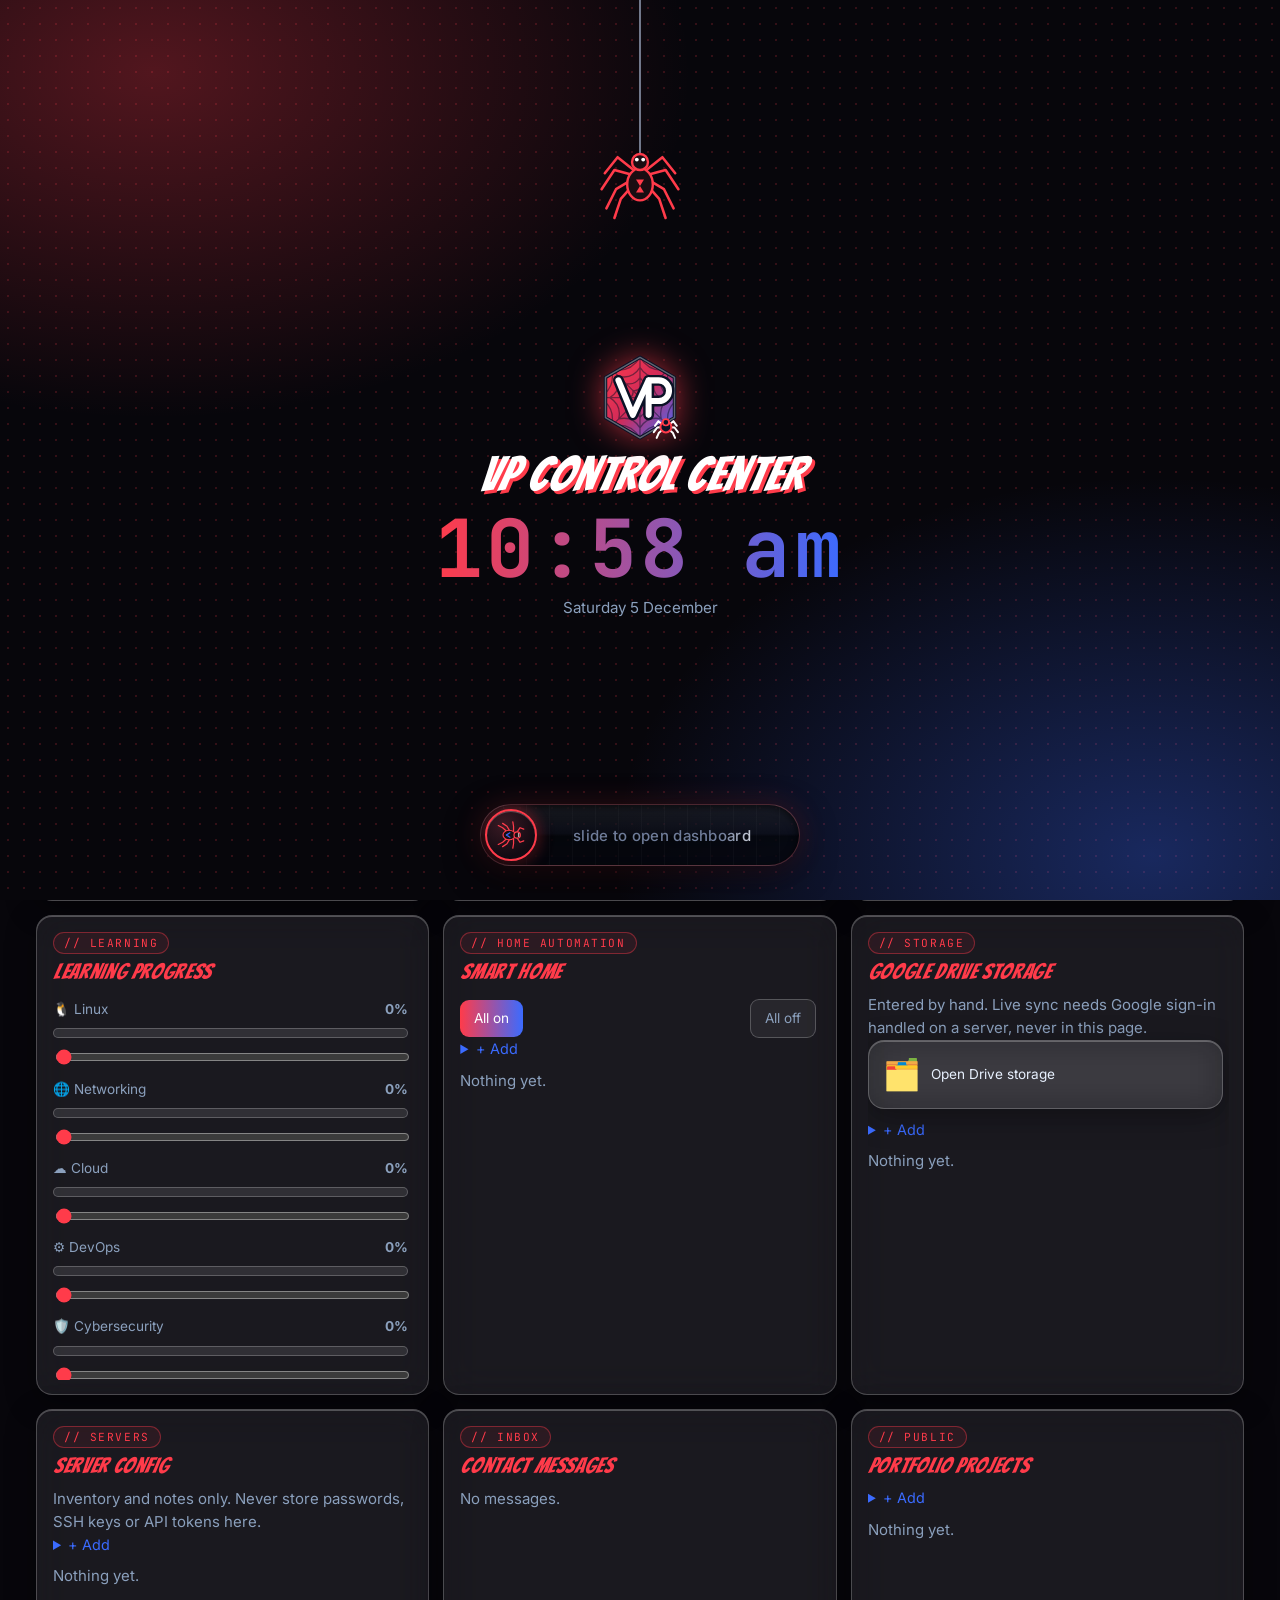
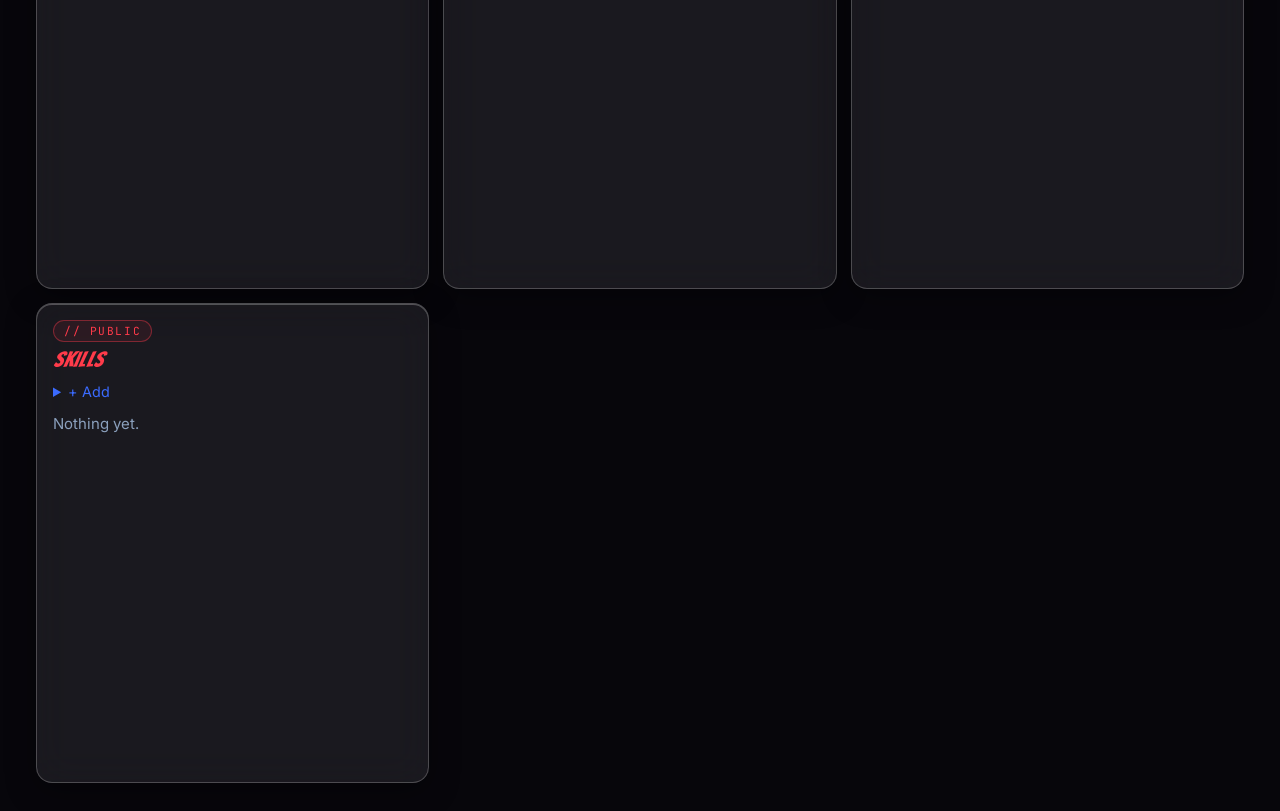
<file: index.html>
<!DOCTYPE html><html lang="en"><head><meta charset="utf-8"><meta name="viewport" content="width=device-width, initial-scale=1, viewport-fit=cover"><title>VP Control Center</title>
<link rel="manifest" href="manifest.webmanifest">
<link rel="icon" href="icon-192.png">
<link rel="apple-touch-icon" href="apple-touch-icon.png">
<meta name="theme-color" content="#07060b">
<meta name="mobile-web-app-capable" content="yes">
<meta name="apple-mobile-web-app-capable" content="yes">
<meta name="apple-mobile-web-app-status-bar-style" content="black-translucent">
<meta name="apple-mobile-web-app-title" content="VP Dash"><link rel="icon" href="[data-uri]">
<link href="https://fonts.googleapis.com/css2?family=Inter:wght@400;500;600&family=JetBrains+Mono:wght@400&family=Bangers&display=swap" rel="stylesheet">
<style>
:root{color-scheme:dark;--bg:#07060b;--fg:#e8f1ff;--mut:#8ba0bd;--red:#ff3b4a;--blue:#3b6bff;--card:rgba(255,255,255,.08);--line:rgba(255,255,255,.22)}
*{box-sizing:border-box}
body{margin:0;background:var(--bg);color:var(--fg);font:15px/1.55 Inter,system-ui,sans-serif;min-height:100vh;padding:env(safe-area-inset-top,0) 0 env(safe-area-inset-bottom,0)}
main{position:relative;z-index:1;max-width:1180px;margin:0 auto;padding:16px}
[hidden]{display:none!important}
h1,h2,h3,p{margin:0}
.big{font:italic 400 clamp(1.8rem,5vw,3rem)/1.05 Bangers,Impact,sans-serif;letter-spacing:.02em;color:#fff;text-shadow:3px 3px 0 var(--red)}
.big.small{font-size:1.5rem;text-shadow:2px 2px 0 var(--red)}
h2{font:italic 400 1.35rem Bangers,Impact,sans-serif;letter-spacing:.03em;color:var(--red);margin:6px 0 10px}
.pill{display:inline-block;font:400 .7rem 'JetBrains Mono',monospace;color:var(--red);border:1px solid rgba(255,59,74,.4);background:rgba(255,59,74,.08);padding:3px 10px;border-radius:99px;letter-spacing:.14em;text-transform:uppercase}
.card,.item,.tile,.stat,.hero{background:var(--card);border:1px solid var(--line);border-radius:16px;padding:16px;-webkit-backdrop-filter:blur(18px) saturate(140%);backdrop-filter:blur(18px) saturate(140%);box-shadow:inset 0 1px 0 rgba(255,255,255,.25),0 8px 30px rgba(0,0,0,.35);animation:up .5s ease both}
@keyframes up{from{opacity:0;transform:translateY(12px)}to{opacity:1;transform:none}}
.card.w{transition:border-color .25s,box-shadow .25s}.card.w:hover{border-color:rgba(255,255,255,.45);background:rgba(255,255,255,.11);box-shadow:0 10px 36px rgba(59,107,255,.14)}
#v-login,#v-mfa{max-width:400px;margin:12vh auto 0}
header{display:flex;align-items:center;justify-content:space-between;margin-bottom:12px}
.brand{display:flex;align-items:center;gap:10px}
.logo{display:block;filter:drop-shadow(0 0 10px rgba(255,59,74,.55));transition:transform .4s,filter .3s}.logo:hover{transform:rotate(-6deg) scale(1.08);filter:drop-shadow(0 0 16px rgba(59,107,255,.8))}.logo.xl{margin:0 auto 10px;width:84px;height:84px}
#grid{display:grid;gap:14px;grid-template-columns:repeat(auto-fill,minmax(min(100%,340px),1fr));align-items:start}
#grid>.full{grid-column:1/-1}
form{display:grid;gap:12px;margin-top:12px}
form.inline{display:flex;flex-wrap:wrap;align-items:center;margin:0 0 10px;padding:0;border:0;background:none}form.inline input[type=text]{flex:1 1 140px}
label{display:grid;gap:4px;color:var(--mut);font-size:.82rem}
input,textarea,select{background:rgba(255,255,255,.07);color:var(--fg);border:1px solid var(--line);border-radius:9px;padding:9px;font:inherit;width:100%;transition:border-color .2s,box-shadow .2s}
form.inline input,form.inline select{width:auto}
input:focus,textarea:focus,select:focus{outline:0;border-color:var(--blue);box-shadow:0 0 0 3px rgba(59,107,255,.25)}
input[type=checkbox]{width:18px;height:18px;accent-color:var(--red)}input[type=range]{padding:0;accent-color:var(--red)}
button{background:linear-gradient(90deg,var(--red),var(--blue));color:#fff;border:0;border-radius:9px;padding:8px 14px;font:inherit;cursor:pointer;transition:transform .15s,filter .2s}
button:hover{transform:translateY(-1px);filter:brightness(1.12)}
button.ghost{background:rgba(255,255,255,.06);border:1px solid var(--line);color:var(--mut)}button.danger{background:#7a1520}
.msg{color:var(--red);min-height:1.2em;margin:0}.msg.ok{color:#5fd38d}.mut{color:var(--mut)}
.item{margin:8px 0;padding:12px;overflow-wrap:anywhere;background:rgba(255,255,255,.06)}.item p{white-space:pre-wrap;margin:4px 0;color:var(--mut)}
.item.unread{border-left:3px solid var(--red)}
.row{display:flex;gap:8px;flex-wrap:wrap;align-items:center;justify-content:space-between;color:var(--mut);font-size:.85rem;margin-top:6px}
details.add{margin-bottom:8px}summary{cursor:pointer;color:var(--blue);font-size:.9rem}
code{display:block;margin:8px 0;word-break:break-all;color:var(--mut)}
.hero{display:grid;gap:4px;border-color:rgba(255,59,74,.45);box-shadow:0 0 50px rgba(59,107,255,.14)}
.clock{font:700 clamp(2.2rem,8vw,3.6rem)/1.1 'JetBrains Mono',monospace;letter-spacing:.04em;background:linear-gradient(90deg,var(--red),var(--blue));-webkit-background-clip:text;background-clip:text;color:transparent}
.date{color:var(--mut)}
.stats,.tiles{display:grid;gap:12px;grid-template-columns:repeat(auto-fit,minmax(140px,1fr))}
.stat{text-align:left;color:var(--fg);background:var(--card);border:1px solid var(--line)}.stat b{display:block;font:italic 2.2rem Bangers;color:var(--red)}.stat span{color:var(--mut);font-size:.82rem}
.tile{display:grid;place-items:center;gap:6px;text-decoration:none;color:var(--fg);transition:transform .2s,border-color .2s,box-shadow .2s}
.tile:hover{transform:translateY(-4px) scale(1.04);border-color:var(--red);box-shadow:0 8px 26px rgba(255,59,74,.28)}.tile i{font-style:normal;font-size:1.9rem}
.task{display:flex;gap:10px;align-items:center}.grow{flex:1}.task.done .grow{text-decoration:line-through;opacity:.5}
.tag{font:400 .7rem 'JetBrains Mono',monospace;padding:2px 8px;border-radius:99px;border:1px solid var(--line);color:var(--mut)}
.tag.high,.tag.offline,.tag.OFF{color:var(--red);border-color:var(--red)}.tag.medium,.tag.maintenance{color:var(--blue);border-color:var(--blue)}.tag.online,.tag.ON{color:#5fd38d;border-color:#5fd38d}
.bar{height:10px;background:rgba(255,255,255,.1);border-radius:99px;overflow:hidden;margin:8px 0;border:1px solid var(--line)}
.fill{height:100%;background:linear-gradient(90deg,var(--red),var(--blue));border-radius:99px;transition:width .5s ease}
@media (prefers-reduced-motion:reduce){*{animation:none!important;transition:none!important}}

/* uniform widgets: same size, same header, scroll inside */
#grid{grid-template-columns:repeat(auto-fill,minmax(min(100%,340px),1fr));grid-auto-rows:min-content;align-items:stretch}
.card.w{display:flex;flex-direction:column;height:440px;padding:16px 14px 14px 16px}
.card.w>.pill{align-self:flex-start;flex:none}.card.w>h2{flex:none}
.card.w .body{flex:1;min-height:0;overflow-y:auto;padding-right:6px;scrollbar-width:thin;scrollbar-color:rgba(255,255,255,.3) transparent}
.card.w .body::-webkit-scrollbar{width:6px}.card.w .body::-webkit-scrollbar-thumb{background:rgba(255,255,255,.3);border-radius:9px}
.card .tiles{grid-template-columns:repeat(auto-fill,minmax(92px,1fr))}.card .tile{padding:12px 8px;font-size:.85rem}
.body>a.tile{display:flex;gap:10px;justify-content:flex-start;margin-bottom:10px;padding:10px 14px}
@media (max-width:520px){.card.w{height:420px}}

/* portfolio background (same as vedaprakashkamaraj.github.io/portfolio) */
.gweb{position:fixed;top:0;right:0;width:min(42vw,340px);aspect-ratio:1;pointer-events:none;z-index:0;opacity:.4}.gweb svg{display:block;width:100%;height:100%}
.gspi{position:fixed;top:0;right:14%;width:60px;height:150px;pointer-events:none;z-index:0}.gspi svg{width:100%;height:100%;overflow:visible}
.hbg{position:fixed;inset:0;z-index:0;pointer-events:none;opacity:1;transition:opacity .6s;overflow:hidden}.hbg.on{opacity:1}
.hb-glow{position:absolute;inset:0;background:radial-gradient(60% 55% at 12% 8%,rgba(255,59,74,.28),transparent 70%),radial-gradient(60% 60% at 90% 95%,rgba(59,107,255,.32),transparent 70%)}
.hb-dots{position:absolute;inset:0;opacity:.5;background-image:radial-gradient(circle,rgba(255,59,74,.55) 1.6px,transparent 2.2px);background-size:16px 16px;-webkit-mask-image:linear-gradient(135deg,#000 0%,transparent 55%);mask-image:linear-gradient(135deg,#000 0%,transparent 55%)}
.hb-web{position:absolute;left:-4%;top:-6%;width:min(78vw,760px);aspect-ratio:1;opacity:.35}.hb-web svg{width:100%;height:100%;display:block}
.hb-city{position:absolute;left:0;right:0;bottom:0;height:min(42vh,340px)}.hb-city svg{width:100%;height:100%;display:block}
.demo{position:relative;z-index:2;background:#3b6bff;color:#fff;text-align:center;padding:6px;font-size:.85rem}
/* power-off sign-out button */
.power{display:grid;place-items:center;width:46px;height:46px;padding:0;border-radius:50%;background:rgba(255,255,255,.08);border:1px solid var(--line);color:#fff;-webkit-backdrop-filter:blur(12px);backdrop-filter:blur(12px);transition:transform .2s,box-shadow .25s,background .25s,color .25s}
.power svg{width:22px;height:22px;fill:none;stroke:currentColor;stroke-width:2.2;stroke-linecap:round;stroke-linejoin:round}
.power:hover{background:linear-gradient(135deg,var(--red),#c01028);box-shadow:0 0 22px rgba(255,59,74,.7);transform:scale(1.08)}
.power:active{transform:scale(.94)}

/* spider-dark power button */
.power{position:relative;overflow:hidden;width:48px;height:48px;color:#ff3b4a;border:2px solid transparent;
 background:linear-gradient(145deg,#0b0b14,#040408) padding-box,linear-gradient(135deg,#ff3b4a,#3b6bff) border-box;
 box-shadow:0 0 14px rgba(255,59,74,.45),inset 0 0 12px rgba(0,0,0,.9);-webkit-backdrop-filter:none;backdrop-filter:none}
.power::before{content:"";position:absolute;inset:0;border-radius:50%;pointer-events:none;opacity:.35;
 background:repeating-conic-gradient(from 0deg at 50% 50%,rgba(207,224,255,.55) 0 .6deg,transparent .6deg 30deg),repeating-radial-gradient(circle at 50% 50%,transparent 0 6px,rgba(207,224,255,.4) 6px 6.8px)}
.power svg{position:relative;z-index:1;filter:drop-shadow(0 0 5px rgba(255,59,74,.9));transition:filter .25s}
.power:hover{background:linear-gradient(145deg,#ff3b4a,#8f0f22) padding-box,linear-gradient(135deg,#ff3b4a,#3b6bff) border-box;color:#fff;
 box-shadow:0 0 26px rgba(255,59,74,.85),0 0 46px rgba(59,107,255,.35);transform:scale(1.1) rotate(8deg)}
.power:hover svg{filter:drop-shadow(0 0 6px #fff)}
.power:focus-visible{outline:2px solid var(--blue);outline-offset:3px}

/* ===== responsive: phone / tablet / laptop / PC / big monitor ===== */
html{-webkit-text-size-adjust:100%}body{overflow-x:hidden}
main{padding:16px max(16px,env(safe-area-inset-right,0px)) 28px max(16px,env(safe-area-inset-left,0px))}
#grid{grid-template-columns:1fr}
.card.w{height:clamp(400px,62vh,480px)}
@supports(height:1dvh){.card.w{height:clamp(400px,62dvh,480px)}}
.stats{grid-template-columns:repeat(2,1fr)}
.hero{padding:16px 18px}
input,textarea,select{font-size:16px}
/* phones */
@media (max-width:599px){
 form.inline{flex-direction:column;align-items:stretch}
 form.inline input,form.inline select,form.inline button{width:100%}
 .big.small{font-size:1.2rem}.vp,.logo{width:40px;height:40px}
 .power{width:44px;height:44px}
 .item{padding:10px}.row{gap:6px}
 #v-login,#v-mfa{margin-top:6vh}
}
@media (max-width:359px){.brand .big.small{display:none}}
/* tablets / small laptops: 2 columns */
@media (min-width:700px){
 #grid{grid-template-columns:repeat(2,1fr)}
 .stats{grid-template-columns:repeat(4,1fr)}
}
/* laptops / desktops: 3 columns */
@media (min-width:1080px){main{max-width:1240px}#grid{grid-template-columns:repeat(3,1fr)}}
/* big monitors: 4 columns, larger type */
@media (min-width:1700px){body{font-size:16.5px}main{max-width:1600px}#grid{grid-template-columns:repeat(4,1fr)}}
@media (min-width:2300px){body{font-size:18px}main{max-width:2000px}}
/* short landscape phones */
@media (max-height:500px) and (orientation:landscape){.card.w{height:340px}#v-login,#v-mfa{margin-top:2vh}.hbg .hb-city{display:none}}
/* touch devices: bigger tap targets, no hover-only motion */
@media (pointer:coarse){
 button,.tile,summary{min-height:42px}input[type=checkbox]{width:22px;height:22px}input[type=range]{height:30px}
 .tile:hover,.card.w:hover,button:hover,.power:hover{transform:none}
}

/* loading screen with moving spider */
#loader{position:fixed;inset:0;z-index:1000;background:radial-gradient(60% 55% at 12% 8%,rgba(255,59,74,.28),transparent 70%),radial-gradient(60% 60% at 90% 95%,rgba(59,107,255,.32),transparent 70%),#07060b;transition:opacity .6s ease,visibility .6s}
#loader.done{opacity:0;visibility:hidden;pointer-events:none}
.ld-spider{position:absolute;top:0;left:50%;width:150px;margin-left:-75px;aspect-ratio:2/5}
.ld-spider svg{width:100%;height:100%;display:block}
.ld-swing{transform-origin:60px 0;animation:ldswing 3.2s ease-in-out infinite alternate}
.ld-hang{animation:ldbob 2.4s ease-in-out infinite}
.ld-leg{transform-box:fill-box;animation:ldleg .45s ease-in-out infinite alternate}
.ld-l{transform-origin:100% 50%}.ld-r{transform-origin:0 50%;animation-direction:alternate-reverse}
@keyframes ldbob{0%,100%{transform:translateY(0)}50%{transform:translateY(70px)}}
@keyframes ldswing{from{transform:rotate(-4deg)}to{transform:rotate(4deg)}}
@keyframes ldleg{from{transform:rotate(-7deg)}to{transform:rotate(7deg)}}
.ld-box{position:absolute;left:50%;top:max(58%,430px);transform:translateX(-50%);text-align:center;display:grid;gap:12px;justify-items:center;width:min(80vw,320px)}
.ld-bar{width:100%;height:6px;border-radius:99px;background:rgba(255,255,255,.1);overflow:hidden}
.ld-bar i{display:block;height:100%;width:40%;border-radius:99px;background:linear-gradient(90deg,#ff3b4a,#3b6bff);animation:ldbar 1.2s ease-in-out infinite}
@keyframes ldbar{from{transform:translateX(-110%)}to{transform:translateX(260%)}}
@media (max-height:640px){.ld-spider{width:110px;margin-left:-55px}.ld-box{top:max(60%,330px)}}

/* ===== front lock screen: old-iPhone "slide to unlock" with the spider knob ===== */
#lock{position:fixed;inset:0;z-index:900;overflow:hidden;background:radial-gradient(60% 55% at 12% 8%,rgba(255,59,74,.3),transparent 70%),radial-gradient(60% 60% at 90% 95%,rgba(59,107,255,.34),transparent 70%),radial-gradient(rgba(255,59,74,.18) 1px,transparent 1.5px) 0 0/16px 16px,#07060b;transition:transform .7s cubic-bezier(.7,0,.2,1),opacity .7s,visibility 0s}
#lock.open{transform:translateY(-100%);opacity:0;pointer-events:none;visibility:hidden;transition:transform .7s cubic-bezier(.7,0,.2,1),opacity .7s,visibility 0s .7s}
.lk-out{position:absolute;left:50%;transform:translateX(-50%);bottom:calc(env(safe-area-inset-bottom,0px) + 8px);background:none;border:0;color:#8ba0bd;font-size:.8rem;padding:6px 10px}
#lock.pin .lk-out{display:none}
.lk-spider{width:120px;margin-left:-60px}
.lk-box{position:absolute;left:50%;top:48%;transform:translate(-50%,-30%);text-align:center;display:grid;gap:6px;justify-items:center;width:min(92vw,440px)}
.lk-logo{width:92px;height:92px;filter:drop-shadow(0 0 16px rgba(255,59,74,.65))}
.lk-time{font:700 clamp(2.8rem,13vw,5rem)/1.05 'JetBrains Mono',monospace;letter-spacing:.04em;background:linear-gradient(90deg,#ff3b4a,#3b6bff);-webkit-background-clip:text;background-clip:text;color:transparent}
.lk-date{color:#8ba0bd;font-size:.95rem}
.slk{position:absolute;left:50%;bottom:calc(env(safe-area-inset-bottom,0px) + 34px);transform:translateX(-50%);width:clamp(240px,34vw,320px);height:62px;border-radius:999px;display:flex;align-items:center;justify-content:center;overflow:hidden;user-select:none;-webkit-user-select:none;touch-action:none;
 background:linear-gradient(180deg,rgba(255,255,255,.07),rgba(255,255,255,.015) 48%,rgba(0,0,0,.35) 52%,rgba(0,0,0,.2)),rgba(8,10,20,.72);border:1px solid rgba(255,120,130,.28);box-shadow:inset 0 2px 8px rgba(0,0,0,.7),0 10px 34px rgba(0,0,0,.55),0 0 28px rgba(255,59,74,.18)}
.slk-web{position:absolute;inset:0;opacity:.35;pointer-events:none;background:repeating-linear-gradient(90deg,transparent 0 22px,rgba(255,255,255,.07) 22px 23px)}
.slk-fill{position:absolute;left:0;top:0;bottom:0;width:0;pointer-events:none;background:linear-gradient(90deg,rgba(255,59,74,.05),rgba(255,59,74,.5) 55%,rgba(59,107,255,.6))}
.slk-txt{position:relative;margin-left:44px;font:500 15px Inter,system-ui,sans-serif;letter-spacing:.02em;pointer-events:none;white-space:nowrap;background:linear-gradient(90deg,#6f7c99 0%,#6f7c99 38%,#fff 50%,#6f7c99 62%,#6f7c99 100%);background-size:220% 100%;-webkit-background-clip:text;background-clip:text;color:transparent;-webkit-text-fill-color:transparent;animation:slsh 2.6s linear infinite}
@keyframes slsh{from{background-position:120% 0}to{background-position:-120% 0}}
.slk-knob{position:absolute;left:4px;top:4px;width:52px;height:52px;border-radius:50%;cursor:grab;display:grid;place-items:center;touch-action:none;outline:none;background:radial-gradient(circle at 35% 28%,#3a1a24,#120a12 70%);border:2px solid #ff3b4a;box-shadow:0 4px 14px rgba(0,0,0,.6),0 0 16px rgba(255,59,74,.55),inset 0 1px 0 rgba(255,255,255,.25)}
.slk.drag .slk-knob{cursor:grabbing}.slk-knob:focus-visible{box-shadow:0 0 0 3px #fff,0 0 16px rgba(255,59,74,.7)}
.slk-knob svg{width:32px;height:32px;overflow:visible;pointer-events:none}
.slk-knob .lg{transform-box:view-box;animation:slkleg .5s ease-in-out infinite alternate}.slk-knob .lg.b{animation-delay:-.5s}
.slk-knob .o23{transform-origin:23px 20px}.slk-knob .o21{transform-origin:21px 20px}.slk-knob .o19{transform-origin:19px 20px}.slk-knob .o17{transform-origin:17px 20px}
.slk.drag .slk-knob .lg{animation-duration:.14s}.slk.drag .slk-knob .lg.b{animation-delay:-.14s}
@keyframes slkleg{from{transform:rotate(-12deg)}to{transform:rotate(12deg)}}
.slk.snap .slk-knob,.slk.snap .slk-fill{transition:transform .35s cubic-bezier(.2,.8,.2,1),width .35s cubic-bezier(.2,.8,.2,1)}
@media (max-width:600px){.slk-txt{font-size:13px;margin-left:50px}}
@media (max-height:640px){.lk-logo{width:60px;height:60px}.lk-box{top:52%}.lk-spider{width:90px;margin-left:-45px}}
@media (prefers-reduced-motion:reduce){.slk-txt,.slk-knob .lg{animation:none}}

/* ===== PIN keypad on the lock screen ===== */
.pinp{display:none;position:absolute;left:50%;bottom:calc(env(safe-area-inset-bottom,0px) + 18px);transform:translateX(-50%);width:min(92vw,320px);justify-items:center;gap:10px;text-align:center}
#lock.pin .pinp{display:grid}#lock.pin .lk-box,#lock.pin .slk{display:none}
.pin-logo{width:48px;height:48px;filter:drop-shadow(0 0 10px rgba(255,59,74,.6))}
.pin-title{font:600 1rem Inter,system-ui,sans-serif;color:#e8f1ff}
.pin-dots{display:flex;gap:16px;margin:2px 0}.pin-dots i{width:14px;height:14px;border-radius:50%;border:2px solid #ff3b4a;transition:background .15s,box-shadow .15s}
.pin-dots i.on{background:#ff3b4a;box-shadow:0 0 10px rgba(255,59,74,.8)}
.pin-dots.shake{animation:pinshake .4s}@keyframes pinshake{20%,60%{transform:translateX(-10px)}40%,80%{transform:translateX(10px)}}
.pin-msg{min-height:1.2em;color:#ff6b78;font-size:.85rem}
.pin-pad{display:grid;grid-template-columns:repeat(3,64px);gap:12px 16px;justify-content:center}
.pin-pad button{width:64px;height:64px;border-radius:50%;padding:0;font:500 1.5rem Inter,system-ui,sans-serif;color:#fff;background:rgba(255,255,255,.08);border:1px solid rgba(255,255,255,.22);-webkit-backdrop-filter:blur(10px);backdrop-filter:blur(10px)}
.pin-pad button:active{background:rgba(255,59,74,.45)}.pin-pad .sp{visibility:hidden}
.pin-links{display:flex;gap:18px}.pin-links button{background:none;border:0;color:#8ba0bd;font-size:.85rem;padding:6px}
@media (max-height:700px){.pin-pad{grid-template-columns:repeat(3,54px);gap:8px 14px}.pin-pad button{width:54px;height:54px;font-size:1.3rem}.pin-logo{display:none}}
</style></head><body>
<div id="loader" role="status" aria-live="polite" aria-label="Loading"><div class="ld-spider"><svg viewBox="-60 0 120 300" aria-hidden="true"><g class="ld-swing"><g class="ld-hang"><line x1="0" y1="-400" x2="0" y2="168" stroke="#cfe0ff" stroke-opacity=".75" stroke-width="1.4"/><g transform="translate(0,170) scale(1.6)"><g class="ld-leg ld-l" fill="none" stroke="#ff3b4a" stroke-width="1.6" stroke-linecap="round" stroke-linejoin="round"><path d="M-4 0L-14 -8L-22 2"/><path d="M-5 3L-16 0L-24 12"/><path d="M-5 6L-15 12L-21 24"/><path d="M-4 9L-12 18L-16 30"/></g><g class="ld-leg ld-r" fill="none" stroke="#ff3b4a" stroke-width="1.6" stroke-linecap="round" stroke-linejoin="round"><path d="M4 0L14 -8L22 2"/><path d="M5 3L16 0L24 12"/><path d="M5 6L15 12L21 24"/><path d="M4 9L12 18L16 30"/></g><ellipse cx="0" cy="9" rx="8" ry="10" fill="#1a0d12" stroke="#ff3b4a" stroke-width="1.5"/><circle cx="0" cy="-5" r="5" fill="#1a0d12" stroke="#ff3b4a" stroke-width="1.5"/><circle cx="-2" cy="-6.5" r="1.2" fill="#fff"/><circle cx="2" cy="-6.5" r="1.2" fill="#fff"/><path d="M-2.5 6L2.5 6L0 10L2.5 14L-2.5 14L0 10Z" fill="#ff3b4a"/></g></g></g></svg></div><div class="ld-box"><div class="big ld-title">VP Control Center</div><span class="pill">// Loading</span><div class="ld-bar"><i></i></div></div></div><div id="lock" role="dialog" aria-label="Lock screen" data-wipe="vp-local-db-v1"><div class="ld-spider lk-spider"><svg viewBox="-60 0 120 300" aria-hidden="true"><g class="ld-swing"><g class="ld-hang"><line x1="0" y1="-400" x2="0" y2="168" stroke="#cfe0ff" stroke-opacity=".75" stroke-width="1.4"/><g transform="translate(0,170) scale(1.6)"><g class="ld-leg ld-l" fill="none" stroke="#ff3b4a" stroke-width="1.6" stroke-linecap="round" stroke-linejoin="round"><path d="M-4 0L-14 -8L-22 2"/><path d="M-5 3L-16 0L-24 12"/><path d="M-5 6L-15 12L-21 24"/><path d="M-4 9L-12 18L-16 30"/></g><g class="ld-leg ld-r" fill="none" stroke="#ff3b4a" stroke-width="1.6" stroke-linecap="round" stroke-linejoin="round"><path d="M4 0L14 -8L22 2"/><path d="M5 3L16 0L24 12"/><path d="M5 6L15 12L21 24"/><path d="M4 9L12 18L16 30"/></g><ellipse cx="0" cy="9" rx="8" ry="10" fill="#1a0d12" stroke="#ff3b4a" stroke-width="1.5"/><circle cx="0" cy="-5" r="5" fill="#1a0d12" stroke="#ff3b4a" stroke-width="1.5"/><circle cx="-2" cy="-6.5" r="1.2" fill="#fff"/><circle cx="2" cy="-6.5" r="1.2" fill="#fff"/><path d="M-2.5 6L2.5 6L0 10L2.5 14L-2.5 14L0 10Z" fill="#ff3b4a"/></g></g></g></svg></div><div class="lk-box"><img class="lk-logo" src="[data-uri]" alt="VP logo" width="92" height="92"><div class="big ld-title">VP Control Center</div><div class="lk-time" id="lk-time"></div><div class="lk-date" id="lk-date"></div></div><div class="slk" id="slk"><div class="slk-web"></div><div class="slk-fill" id="slkf"></div><div class="slk-txt" id="slkt">slide to open dashboard</div><div class="slk-knob" id="slkn" role="slider" tabindex="0" aria-label="Slide to open the dashboard" aria-valuemin="0" aria-valuemax="100" aria-valuenow="0"><svg viewBox="-3 -2 41 44" aria-hidden="true"><g fill="none" stroke="#ff3b4a" stroke-width="1.7" stroke-linecap="round" stroke-linejoin="round"><g class="lg a o23"><path d="M23 20 L30 10 L35 12"/></g><g class="lg b o21"><path d="M21 20 L21 8 L20 2"/></g><g class="lg a o19"><path d="M19 20 L12 8 L6 4"/></g><g class="lg b o17"><path d="M17 20 L6 10 L0 7"/></g><g class="lg b o23"><path d="M23 20 L30 30 L35 28"/></g><g class="lg a o21"><path d="M21 20 L21 32 L20 38"/></g><g class="lg b o19"><path d="M19 20 L12 32 L6 36"/></g><g class="lg a o17"><path d="M17 20 L6 30 L0 33"/></g></g><ellipse cx="15" cy="20" rx="8.5" ry="6.5" fill="#1a0d12" stroke="#ff3b4a" stroke-width="1.6"/><path d="M11 20 L16 17 M11 20 L16 23" stroke="#3b6bff" stroke-width="1.5" stroke-linecap="round"/><circle cx="26" cy="20" r="4.4" fill="#1a0d12" stroke="#ff3b4a" stroke-width="1.6"/><circle cx="28" cy="18.6" r="1.1" fill="#fff"/><circle cx="28" cy="21.4" r="1.1" fill="#fff"/></svg></div></div><div class="pinp" id="pinp"><img class="pin-logo" src="[data-uri]" alt="" width="48" height="48"><div class="pin-title" id="pin-t">Enter PIN</div><div class="pin-dots" id="pin-d"><i></i><i></i><i></i><i></i></div><div class="pin-msg" id="pin-m" role="alert"></div><div class="pin-pad" id="pin-pad"><button type="button" data-k="1">1</button><button type="button" data-k="2">2</button><button type="button" data-k="3">3</button><button type="button" data-k="4">4</button><button type="button" data-k="5">5</button><button type="button" data-k="6">6</button><button type="button" data-k="7">7</button><button type="button" data-k="8">8</button><button type="button" data-k="9">9</button><i class="sp"></i><button type="button" data-k="0">0</button><button type="button" data-k="del" aria-label="Delete">⌫</button></div><div class="pin-links"><button type="button" id="pin-cancel">Cancel</button><button type="button" id="pin-forgot">Forgot PIN?</button></div></div></div>
<div class="hbg on" id="hbg"></div><div class="gweb" id="gweb"></div><div class="gspi" id="gspi"></div>
<main>
  
  <section id="v-login" class="view card" hidden>
    <img class="logo xl" src="[data-uri]" alt="VP logo" width="84" height="84"><br><span class="pill">// Private</span><h1 class="big">Web-Head Admin</h1>
    <form id="login-form" autocomplete="on">
      <label>Email <input id="email" type="email" autocomplete="username" required></label>
      <label>Password <input id="password" type="password" autocomplete="current-password" required></label>
      <button type="submit">Sign in</button>
      <p id="login-msg" class="msg" role="alert"></p>
    </form>
  </section>

  <section id="v-mfa" class="view card" hidden>
    <span class="pill">// 2FA</span><h1 class="big">Two-factor check</h1>
    <div id="mfa-enroll" hidden>
      <p>Scan with an authenticator app, then enter the 6-digit code. Save the secret in your password manager.</p>
      <img id="qr" alt="2FA QR code" width="180" height="180">
      <code id="secret"></code>
    </div>
    <form id="mfa-form">
      <label>6-digit code <input id="code" inputmode="numeric" pattern="[0-9]{6}" maxlength="6" autocomplete="one-time-code" required></label>
      <button type="submit">Verify</button>
      <p id="mfa-msg" class="msg" role="alert"></p>
    </form>
    <button type="button" class="ghost" data-signout>Cancel</button>
  </section>

  <section id="v-dash" class="view" hidden>
    <header>
      <div class="brand"><img class="logo" src="[data-uri]" alt="VP logo" width="48" height="48"><span class="big small">Control Center</span></div>
      <button type="button" class="power" id="power" aria-label="Lock screen" title="Lock"><svg viewBox="0 0 24 24" aria-hidden="true"><path d="M12 3v9"/><path d="M6.4 6.6a8 8 0 1 0 11.2 0"/></svg></button>
    </header>
    <p id="dash-msg" class="msg" role="alert"></p>
    <div id="grid"></div>
  </section>
</main>
<script>// Background copied from the portfolio (webs, hanging spider, dots, city skyline). Static, no user data.
(() => {
const $ = s => document.getElementById(s.replace('#', ''));
function webPaths(cx,cy,R,a0,a1,N,rings,full){
 const pt=(r,a)=>[(cx+Math.cos(a)*r).toFixed(1),(cy+Math.sin(a)*r).toFixed(1)],cnt=full?N:N+1,st=(a1-a0)/N;let d='';
 for(let i=0;i<cnt;i++){const a=a0+i*st;d+=`M${cx},${cy} L${pt(R,a).join(',')} `}
 for(let k=1;k<=rings;k++){const r=R*k/rings;for(let i=0;i<N;i++){const a=a0+i*st,b=a+st,m=(a+b)/2,c=pt(r*Math.cos(st/2)*.72,m);d+=`M${pt(r,a).join(',')} Q${c.join(',')} ${pt(r,b).join(',')} `}}
 return d}
const webSvg=(vb,d,sw)=>`<svg viewBox="0 0 ${vb} ${vb}" aria-hidden="true"><path d="${d}" fill="none" stroke="#cfe0ff" stroke-width="${sw}" stroke-linecap="round"/></svg>`;
const legs=(s)=>[[-4,0,-14,-8,-22,2],[-5,3,-16,0,-24,12],[-5,6,-15,12,-21,24],[-4,9,-12,18,-16,30]].map(([a,b,c,d,e,f])=>`<path d="M${s*a},${b} L${s*c},${d} L${s*e},${f}" fill="none" stroke="#ff3b4a" stroke-width="1.6" stroke-linecap="round" stroke-linejoin="round"/>`).join('');
$('#gweb').innerHTML=webSvg(360,webPaths(360,0,360,Math.PI/2,Math.PI,6,8,false),1);
$('#gspi').innerHTML=`<svg viewBox="0 0 60 150" aria-hidden="true"><line x1="30" y1="0" x2="30" y2="70" stroke="#cfe0ff" stroke-opacity=".7" stroke-width="1.1"><animate attributeName="y2" values="70;105;70" dur="6s" repeatCount="indefinite"/></line>
 <g transform="translate(30,70)"><animateTransform attributeName="transform" type="translate" values="30 70;30 105;30 70" dur="6s" repeatCount="indefinite"/><g transform="scale(.8)">${legs(1)}${legs(-1)}
 <ellipse cx="0" cy="9" rx="8" ry="10" fill="#1a0d12" stroke="#ff3b4a" stroke-width="1.5"/><circle cx="0" cy="-5" r="5" fill="#1a0d12" stroke="#ff3b4a" stroke-width="1.5"/><circle cx="-2" cy="-6.5" r="1.2" fill="#fff"/><circle cx="2" cy="-6.5" r="1.2" fill="#fff"/><path d="M-2.5,6 L2.5,6 L0,10 L2.5,14 L-2.5,14 L0,10 Z" fill="#ff3b4a"/></g></g></svg>`;

function cityBg(){let seed=7;const rnd=()=>(seed=(seed*16807)%2147483647)/2147483647;
 let out='<svg viewBox="0 0 1600 300" preserveAspectRatio="xMidYMax slice" aria-hidden="true"><defs><linearGradient id="hbs" x1="0" y1="0" x2="0" y2="1"><stop offset="0" stop-color="#ff3b4a"/><stop offset="1" stop-color="#3b6bff"/></linearGradient></defs><circle cx="1180" cy="230" r="150" fill="url(#hbs)" opacity=".28"/>';
 [['#0e1226',60,150],['#080a14',90,250]].forEach(([fill,minH,maxH],layer)=>{let x=layer?-20:-60;
  while(x<1620){const w=40+rnd()*70,h=minH+rnd()*(maxH-minH);
   out+=`<rect x="${x.toFixed(0)}" y="${(300-h).toFixed(0)}" width="${w.toFixed(0)}" height="${h.toFixed(0)}" fill="${fill}"/>`;
   if(layer&&rnd()>.5)out+=`<rect x="${(x+w/2-1).toFixed(0)}" y="${(300-h-24).toFixed(0)}" width="2" height="24" fill="${fill}"/>`;
   if(layer)for(let wy=300-h+12;wy<292;wy+=16)for(let wx=x+8;wx<x+w-8;wx+=14)if(rnd()>.8)out+=`<rect x="${wx.toFixed(0)}" y="${wy.toFixed(0)}" width="4" height="6" fill="${rnd()>.5?'#cfe0ff':'#ff3b4a'}" opacity=".55"/>`;
   x+=w+rnd()*8}});
 return out+'</svg>'}
$('#hbg').innerHTML='<div class="hb-glow"></div><div class="hb-dots"></div><div class="hb-web">'+webSvg(360,webPaths(0,0,360,0,Math.PI/2,6,8,false),1)+'</div><div class="hb-city">'+cityBg()+'</div>';
})();
</script><script>
const KEY='vp-local-db-v1',T=['messages','projects','skills','tasks','notes','progress','devices','drive_storage','servers'];
let db;try{db=JSON.parse(localStorage.getItem(KEY))||{}}catch(e){db={}}T.forEach(t=>db[t]=db[t]||[]);
const save=()=>{try{localStorage.setItem(KEY,JSON.stringify(db))}catch(e){}};
let nid=Date.now();
const qb=t=>{let op='select',pl,f=[];const q={select:()=>q,order:()=>q,limit:()=>q,gte:()=>q,eq:(c,v)=>(f.push([c,v]),q),insert:r=>(op='insert',pl=r,q),update:r=>(op='update',pl=r,q),delete:()=>(op='delete',q),
then:(a,b)=>Promise.resolve((()=>{const m=r=>f.every(([c,v])=>r[c]===v);
if(op==='insert')db[t].push({id:++nid,created_at:new Date().toISOString(),...(t==='tasks'?{done:false}:{}),...pl});
if(op==='update')db[t].forEach(r=>m(r)&&Object.assign(r,pl));
if(op==='delete')db[t]=db[t].filter(r=>!m(r));
if(op!=='select')save();
const rows=[...db[t]];if(t==='tasks')rows.reverse();
return {data:op==='select'?rows:null,error:null}})()).then(a,b)};return q};
window.supabase={createClient:()=>({from:qb,rpc:async()=>({data:true}),
auth:{getSession:async()=>({data:{session:{u:1}}}),signOut:async()=>{location.reload()},onAuthStateChange:()=>{},
mfa:{getAuthenticatorAssuranceLevel:async()=>({data:{currentLevel:'aal2'}})}}})};
</script><script>// PUBLIC values only (this file is served to anyone). NEVER add service_role key or DB password.
// Shortcut links are public too: avoid putting a phone number here if your repo is public.
window.ADMIN_CONFIG = {
  url:'demo',
  anonKey:'demo',
  name: 'Vedaprakash',
  shortcuts: {
    whatsapp:  'https://wa.me/',
    github:    'https://github.com/vedaprakashkamaraj',
    linkedin:  'https://www.linkedin.com/',
    youtube:   'https://www.youtube.com/',
    google:    'https://www.google.com/',
    instagram: 'https://www.instagram.com/',
    portfolio: 'https://vedaprakashkamaraj.github.io/portfolio/'
  }
};
</script><script>(() => {
'use strict';
const C = window.ADMIN_CONFIG;
const sb = supabase.createClient(C.url, C.anonKey, { auth: { persistSession: true, autoRefreshToken: true, detectSessionInUrl: false } });
const $ = id => document.getElementById(id);
// Safe DOM builder: text only, never innerHTML.
const h = (tag, a = {}, ...kids) => { const e = document.createElement(tag);
  for (const [k, v] of Object.entries(a)) k === 'class' ? e.className = v : k.startsWith('on') ? e.addEventListener(k.slice(2), v) : e[k] = v;
  e.append(...kids); return e; };
const show = id => document.querySelectorAll('.view').forEach(s => s.hidden = s.id !== id);
const say = (id, t, ok) => { const e = $(id); e.textContent = t || ''; e.className = 'msg' + (ok ? ' ok' : ''); };
const fail = e => say('dash-msg', e ? 'Action failed (check permissions / values).' : '');
const IST = { timeZone: 'Asia/Kolkata' };

let factorId = null, idle, clockTimer, statEls = {};
const IDLE_MS = 15 * 60 * 1000;
const TOPICS = [['linux','Linux','🐧'],['networking','Networking','🌐'],['cloud','Cloud','☁️'],['devops','DevOps','⚙️'],['cybersecurity','Cybersecurity','🛡️']];
const LINKS = [['whatsapp','WhatsApp','💬'],['github','GitHub','🐙'],['linkedin','LinkedIn','💼'],['youtube','YouTube','▶️'],['google','Google','🔍'],['instagram','Instagram','📸'],['portfolio','Portfolio','🕷️']];

/* ---------- auth flow: password -> TOTP 2FA -> aal2 ---------- */
async function route() {
  const { data: { session } } = await sb.auth.getSession();
  if (!session) return show('v-login');
  const { data: a } = await sb.auth.mfa.getAuthenticatorAssuranceLevel();
  if (a?.currentLevel === 'aal2') return dash();
  const { data: f } = await sb.auth.mfa.listFactors();
  const ok = (f?.totp || []).find(x => x.status === 'verified');
  show('v-mfa'); $('mfa-enroll').hidden = !!ok; say('mfa-msg', '');
  if (ok) { factorId = ok.id; return; }
  for (const u of (f?.all || []).filter(x => x.status === 'unverified')) await sb.auth.mfa.unenroll({ factorId: u.id });
  const { data, error } = await sb.auth.mfa.enroll({ factorType: 'totp' });
  if (error) return say('mfa-msg', 'Could not start 2FA setup.');
  factorId = data.id; $('qr').src = data.totp.qr_code; $('secret').textContent = data.totp.secret;
}
$('login-form').addEventListener('submit', async e => {
  e.preventDefault(); say('login-msg', '');
  const { error } = await sb.auth.signInWithPassword({ email: $('email').value.trim(), password: $('password').value });
  $('password').value = '';
  if (error) return say('login-msg', 'Invalid credentials.');
  route();
});
$('mfa-form').addEventListener('submit', async e => {
  e.preventDefault();
  const { error } = await sb.auth.mfa.challengeAndVerify({ factorId, code: $('code').value.trim() });
  $('code').value = '';
  if (error) return say('mfa-msg', 'Invalid code.');
  route();
});
document.querySelectorAll('[data-signout]').forEach(b => b.addEventListener('click', signOut));
async function signOut() { clearInterval(clockTimer); await sb.auth.signOut(); show('v-login'); }
sb.auth.onAuthStateChange(ev => { if (ev === 'SIGNED_OUT') show('v-login'); });
function resetIdle() { clearTimeout(idle); idle = setTimeout(signOut, IDLE_MS); }
['click','keydown','touchstart','mousemove'].forEach(ev => addEventListener(ev, resetIdle, { passive: true }));

/* ---------- one-page dashboard ---------- */
async function dash() {
  const { data } = await sb.rpc('is_admin');
  if (data !== true) { await signOut(); say('login-msg', 'Not authorised.'); return; }
  show('v-dash'); resetIdle(); build();
}
const card = (id, label, title, cls = '') => { const body = h('div', { class: 'body' });
  const el = h('section', { class: 'card w ' + cls, id: 'w-' + id }, h('span', { class: 'pill' }, '// ' + label), h('h2', {}, title), body);
  return { el, body }; };

function build() {
  clearInterval(clockTimer); statEls = {}; say('dash-msg', '');
  const ws = [hero(), statsRow(), shortcuts(), tasks(), notes(), progress(), devices(), drive(), servers(), messages(), projects(), skills()];
  $('grid').replaceChildren(...ws.map(w => w.el));
  ws.forEach(w => w.refresh?.()); refreshStats();
}
function hero() {
  const greet = h('h1', { class: 'big' }), clock = h('div', { class: 'clock' }), date = h('div', { class: 'date' });
  const tick = () => { const d = new Date();
    clock.textContent = d.toLocaleTimeString('en-IN', { ...IST, hour: '2-digit', minute: '2-digit', second: '2-digit', hour12: true });
    date.textContent = d.toLocaleDateString('en-IN', { ...IST, weekday: 'long', day: 'numeric', month: 'long', year: 'numeric' }) + ' · IST (Asia/Kolkata)';
    const hr = Number(new Intl.DateTimeFormat('en-GB', { ...IST, hour: '2-digit', hour12: false }).format(d)) % 24;
    greet.textContent = `${hr < 12 ? 'Good morning' : hr < 17 ? 'Good afternoon' : 'Good evening'}, ${C.name || 'Web-Head'}!`; };
  tick(); clockTimer = setInterval(tick, 1000);
  return { el: h('section', { class: 'hero full' }, h('span', { class: 'pill' }, '// Welcome'), greet, clock, date) };
}
function statsRow() {
  const s = (k, label, to) => { const b = h('b', {}, '–'); statEls[k] = b;
    return h('button', { type: 'button', class: 'stat', onclick: () => $('w-' + to)?.scrollIntoView({ behavior: 'smooth' }) }, b, h('span', {}, label)); };
  return { el: h('div', { class: 'stats full' }, s('tasks', 'Open tasks', 'tasks'), s('msgs', 'Unread messages', 'messages'), s('learn', 'Learning average', 'progress'), s('dev', 'Devices on', 'devices')) };
}
async function refreshStats() {
  const q = t => sb.from(t).select('*'); const [t, m, p, d] = await Promise.all([q('tasks'), q('messages'), q('progress'), q('devices')]);
  if (t.error || m.error || p.error || d.error) return;
  statEls.tasks && (statEls.tasks.textContent = t.data.filter(x => !x.done).length);
  statEls.msgs && (statEls.msgs.textContent = m.data.filter(x => !x.is_read).length);
  statEls.learn && (statEls.learn.textContent = Math.round(TOPICS.reduce((s, [k]) => s + (p.data.find(r => r.topic === k)?.percent || 0), 0) / TOPICS.length) + '%');
  statEls.dev && (statEls.dev.textContent = d.data.filter(x => x.is_on).length + '/' + d.data.length);
}
function shortcuts() {
  const { el, body } = card('shortcuts', 'Shortcuts', 'Quick Links');
  body.append(h('div', { class: 'tiles' }, ...LINKS.filter(([k]) => /^https:\/\//.test(C.shortcuts?.[k] || '')).map(([k, l, ic], i) => {
    const a = h('a', { class: 'tile', href: C.shortcuts[k], target: '_blank', rel: 'noopener noreferrer', title: l }, h('i', {}, ic), h('span', {}, l));
    a.style.animationDelay = i * 50 + 'ms'; return a; })));
  return { el };
}

/* ---------- tasks ---------- */
function tasks() {
  const { el, body } = card('tasks', 'Tasks', 'Task Manager'), list = h('div');
  const title = h('input', { type: 'text', placeholder: 'New task…', maxLength: 200, required: true });
  const pri = h('select', {}, ...['low','medium','high'].map(v => h('option', { value: v, selected: v === 'medium' }, v)));
  const due = h('input', { type: 'date' });
  const form = h('form', { class: 'inline' }, title, pri, due, h('button', { type: 'submit' }, 'Add'));
  const refresh = async () => {
    const { data, error } = await sb.from('tasks').select('*').order('done').order('created_at', { ascending: false });
    if (error) return fail(error);
    list.replaceChildren(...data.map(t => h('div', { class: 'item task' + (t.done ? ' done' : '') },
      h('input', { type: 'checkbox', checked: t.done, onchange: async e => { fail((await sb.from('tasks').update({ done: e.target.checked }).eq('id', t.id)).error); refresh(); refreshStats(); } }),
      h('span', { class: 'grow' }, t.title), h('span', { class: 'tag ' + t.priority }, t.priority), h('span', { class: 'mut' }, t.due || ''),
      h('button', { type: 'button', class: 'danger', title: 'Delete', onclick: async () => { fail((await sb.from('tasks').delete().eq('id', t.id)).error); refresh(); refreshStats(); } }, '✕')))); };
  form.addEventListener('submit', async e => { e.preventDefault();
    const { error } = await sb.from('tasks').insert({ title: title.value.trim(), priority: pri.value, due: due.value || null });
    fail(error); if (!error) { title.value = ''; refresh(); refreshStats(); } });
  body.append(form, list); return { el, refresh };
}

/* ---------- learning progress ---------- */
function progress() {
  const { el, body } = card('progress', 'Learning', 'Learning Progress');
  const refresh = async () => {
    const { data, error } = await sb.from('progress').select('*'); if (error) return fail(error);
    body.replaceChildren(...TOPICS.map(([k, label, ic]) => {
      const pct = data.find(r => r.topic === k)?.percent || 0; let exists = data.some(r => r.topic === k);
      const val = h('strong', {}, pct + '%'), fill = h('div', { class: 'fill' }); fill.style.width = pct + '%';
      const rng = h('input', { type: 'range', min: 0, max: 100, step: 5, value: pct });
      rng.addEventListener('input', () => { val.textContent = rng.value + '%'; fill.style.width = rng.value + '%'; });
      rng.addEventListener('change', async () => { const percent = Number(rng.value);
        const { error } = await (exists ? sb.from('progress').update({ percent, updated_at: new Date().toISOString() }).eq('topic', k) : sb.from('progress').insert({ topic: k, percent }));
        fail(error); if (!error) { exists = true; refreshStats(); } });
      return h('div', {}, h('div', { class: 'row' }, h('span', {}, ic + ' ' + label), val), h('div', { class: 'bar' }, fill), rng); })); };
  return { el, refresh };
}

/* ---------- messages ---------- */
function messages() {
  const { el, body } = card('messages', 'Inbox', 'Contact Messages');
  const refresh = async () => {
    const { data, error } = await sb.from('messages').select('*').order('created_at', { ascending: false }).limit(50);
    if (error) return fail(error);
    body.replaceChildren(...(data.length ? data : [null]).map(m => !m ? h('p', { class: 'mut' }, 'No messages.') :
      h('div', { class: 'item' + (m.is_read ? '' : ' unread') },
        h('div', { class: 'row' }, h('strong', {}, m.name), h('span', {}, m.email), h('span', {}, new Date(m.created_at).toLocaleString('en-IN', IST))), h('p', {}, m.message),
        h('div', { class: 'row' },
          h('button', { type: 'button', class: 'ghost', onclick: async () => { fail((await sb.from('messages').update({ is_read: !m.is_read }).eq('id', m.id)).error); refresh(); refreshStats(); } }, m.is_read ? 'Mark unread' : 'Mark read'),
          h('button', { type: 'button', class: 'danger', onclick: async () => { if (confirm('Delete this message?')) { fail((await sb.from('messages').delete().eq('id', m.id)).error); refresh(); refreshStats(); } } }, 'Delete'))))); };
  return { el, refresh };
}

/* ---------- generic CRUD widget ---------- */
function editor(name, cfg, body, after) {
  const list = h('div'), wrap = h('details', { class: 'add' });
  body.append(wrap, list);
  const reload = async () => {
    const { data, error } = await sb.from(name).select('*').order(cfg.order[0], { ascending: cfg.order[1] }).order('id');
    if (error) return fail(error);
    list.replaceChildren(...(data.length ? data : [null]).map(r => !r ? h('p', { class: 'mut' }, 'Nothing yet.') :
      h('div', { class: 'item' }, h('div', { class: 'row' }, h('strong', {}, cfg.title(r)), cfg.tag ? cfg.tag(r) : ''),
        cfg.sub ? h('p', {}, cfg.sub(r) || '') : '', cfg.extra ? cfg.extra(r, () => { reload(); after?.(); }) : '',
        h('div', { class: 'row' }, h('button', { type: 'button', class: 'ghost', onclick: () => form(r) }, 'Edit'),
          h('button', { type: 'button', class: 'danger', onclick: async () => { if (confirm('Delete?')) { fail((await sb.from(name).delete().eq('id', r.id)).error); reload(); after?.(); } } }, 'Delete'))))); };
  function form(r) {
    const inputs = {};
    const f = h('form', {}, ...cfg.fields.map(([k, t, opts]) => {
      const v = r ? r[k] : (cfg.defaults?.[k] ?? (t === 'bool' ? false : t === 'number' ? 0 : t === 'tags' ? [] : t === 'select' ? opts[0] : ''));
      const i = t === 'textarea' ? h('textarea', { rows: 3, value: v ?? '' }) : t === 'bool' ? h('input', { type: 'checkbox', checked: !!v })
        : t === 'select' ? h('select', {}, ...opts.map(o => h('option', { value: o, selected: o === v }, o)))
        : h('input', { type: t === 'number' ? 'number' : 'text', step: 'any', value: t === 'tags' ? (v || []).join(', ') : (v ?? '') });
      inputs[k] = [i, t]; return h('label', {}, k, i); }), h('button', { type: 'submit' }, r ? 'Save changes' : 'Add'));
    f.addEventListener('submit', async e => { e.preventDefault(); const row = {};
      for (const [k, [i, t]] of Object.entries(inputs))
        row[k] = t === 'bool' ? i.checked : t === 'number' ? Number(i.value) : t === 'tags' ? i.value.split(',').map(s => s.trim()).filter(Boolean) : (i.value.trim() || null);
      const { error } = await (r ? sb.from(name).update(row).eq('id', r.id) : sb.from(name).insert(row));
      fail(error); if (!error) { form(null); reload(); after?.(); } });
    wrap.replaceChildren(h('summary', {}, r ? 'Editing…' : '+ Add'), f); wrap.open = !!r;
  }
  form(null); return reload;
}
function gen(id, label, title, table, cfg, cls, after) {
  const { el, body } = card(id, label, title, cls); const c = body;
  return { el, body, refresh: editor(table, cfg, c, after) };
}
const switchEl = (checked, onchange) => h('input', { type: 'checkbox', checked, onchange, title: 'Toggle' });

function notes() { return gen('notes', 'Notes', 'Quick Notes', 'notes', { order: ['created_at', false],
  fields: [['title','text'],['body','textarea']], title: r => r.title, sub: r => r.body }); }
function projects() { return gen('projects', 'Public', 'Portfolio Projects', 'projects', { order: ['sort', true], defaults: { published: true },
  fields: [['title','text'],['description','textarea'],['tags','tags'],['url','text'],['sort','number'],['published','bool']],
  title: r => r.title, tag: r => h('span', { class: 'tag' }, r.published ? 'published' : 'hidden') }); }
function skills() { return gen('skills', 'Public', 'Skills', 'skills', { order: ['sort', true], defaults: { published: true, level: 50 },
  fields: [['name','text'],['category','text'],['level','number'],['sort','number'],['published','bool']],
  title: r => `${r.name} (${r.category}, ${r.level}%)`, tag: r => h('span', { class: 'tag' }, r.published ? 'published' : 'hidden') }); }

/* ---------- home automation (state stored in DB; see notes in reply) ---------- */
function devices() {
  const w = gen('devices', 'Home Automation', 'Smart Home', 'devices', { order: ['room', true],
    fields: [['name','text'],['room','text'],['kind','select',['light','fan','ac','plug','camera','lock','other']],['is_on','bool']],
    title: r => r.name, sub: r => `${r.room || '—'} · ${r.kind}`, tag: r => h('span', { class: 'tag ' + (r.is_on ? 'ON' : 'OFF') }, r.is_on ? 'ON' : 'OFF'),
    extra: (r, done) => h('label', { class: 'row' }, 'Power', switchEl(r.is_on, async e => { fail((await sb.from('devices').update({ is_on: e.target.checked }).eq('id', r.id)).error); done(); })) }, '', refreshStats);
  const all = on => async () => { fail((await sb.from('devices').update({ is_on: on }).gte('id', 0)).error); w.refresh(); refreshStats(); };
  w.body.prepend(h('div', { class: 'row' }, h('button', { type: 'button', onclick: all(true) }, 'All on'), h('button', { type: 'button', class: 'ghost', onclick: all(false) }, 'All off')));
  return w;
}

/* ---------- Google Drive storage (manual entry; no Google tokens in browser) ---------- */
function drive() {
  const w = gen('drive', 'Storage', 'Google Drive Storage', 'drive_storage', { order: ['id', true], defaults: { total_gb: 15 },
    fields: [['label','text'],['used_gb','number'],['total_gb','number']], title: r => r.label,
    tag: r => h('span', { class: 'tag' }, Math.round(r.used_gb / r.total_gb * 100) + '%'),
    extra: r => { const f = h('div', { class: 'fill' }); f.style.width = Math.min(100, r.used_gb / r.total_gb * 100) + '%';
      return h('div', {}, h('div', { class: 'bar' }, f), h('span', { class: 'mut' }, `${r.used_gb} GB used of ${r.total_gb} GB`)); } });
  w.body.prepend(h('p', { class: 'mut' }, 'Entered by hand. Live sync needs Google sign-in handled on a server, never in this page. '),
    h('a', { class: 'tile', href: 'https://drive.google.com/drive/quota', target: '_blank', rel: 'noopener noreferrer' }, h('i', {}, '🗂️'), h('span', {}, 'Open Drive storage')));
  return w;
}

/* ---------- server config (inventory only: NEVER passwords or keys) ---------- */
function servers() {
  const w = gen('servers', 'Servers', 'Server Config', 'servers', { order: ['name', true],
    fields: [['name','text'],['host','text'],['role','text'],['os','text'],['cpu_cores','number'],['ram_gb','number'],['status','select',['online','offline','maintenance']],['notes','textarea']],
    title: r => r.name, tag: r => h('span', { class: 'tag ' + r.status }, r.status),
    sub: r => `${r.host || '—'} · ${r.role || ''} · ${r.os || ''} · ${r.cpu_cores || 0} cores / ${r.ram_gb || 0} GB RAM\n${r.notes || ''}`.trim() });
  w.body.prepend(h('p', { class: 'mut' }, 'Inventory and notes only. Never store passwords, SSH keys or API tokens here.'));
  return w;
}

route();
})();
</script><script>(() => {
'use strict';
const L = document.getElementById('loader'); if (!L) return;
const t0 = Date.now(); let gone = false;
const hide = () => { if (gone) return; gone = true; L.classList.add('done'); setTimeout(() => L.remove(), 700); };
addEventListener('load', () => setTimeout(hide, Math.max(0, 1600 - (Date.now() - t0))));
setTimeout(hide, 5000);
})();
</script><script>(() => {
'use strict';
const L = document.getElementById('lock'); if (!L) return;
const bar = document.getElementById('slk'), kn = document.getElementById('slkn'), fill = document.getElementById('slkf'), txt = document.getElementById('slkt');
const tm = document.getElementById('lk-time'), dt = document.getElementById('lk-date'), IST = { timeZone: 'Asia/Kolkata' };
const tick = () => { const d = new Date();
  tm.textContent = d.toLocaleTimeString('en-IN', { ...IST, hour: '2-digit', minute: '2-digit', hour12: true });
  dt.textContent = d.toLocaleDateString('en-IN', { ...IST, weekday: 'long', day: 'numeric', month: 'long' }); };
tick(); let clk = setInterval(tick, 1000);
const K = 52, PAD = 4; let x = 0, max = 0, drag = false, sx = 0, x0 = 0, busy = false;
const calc = () => { max = Math.max(1, bar.clientWidth - K - PAD * 2); };
function set(v, anim) { x = Math.max(0, Math.min(max, v)); bar.classList.toggle('snap', !!anim);
  kn.style.transform = `translateX(${x}px)`; fill.style.width = (x > 1 ? x + K / 2 + PAD : 0) + 'px';
  const p = x / max; txt.style.opacity = Math.max(0, 1 - p * 1.6); kn.setAttribute('aria-valuenow', Math.round(p * 100)); }
function finish() { busy = true; set(max, true); txt.textContent = ''; setTimeout(() => { if (subtle) showPin(); else open(); }, 230); }
kn.addEventListener('pointerdown', e => { if (busy) return; calc(); drag = true; sx = e.clientX; x0 = x; bar.classList.add('drag'); bar.classList.remove('snap'); kn.setPointerCapture(e.pointerId); e.preventDefault(); });
kn.addEventListener('pointermove', e => { if (drag) set(x0 + e.clientX - sx, false); });
function up() { if (!drag) return; drag = false; bar.classList.remove('drag'); if (x >= max * .82) finish(); else set(0, true); }
kn.addEventListener('pointerup', up); kn.addEventListener('pointercancel', up);
kn.addEventListener('keydown', e => { if (busy) return; calc();
  if (e.key === 'ArrowRight') { set(x + max * .25, true); if (x >= max * .82) finish(); e.preventDefault(); }
  else if (e.key === 'ArrowLeft') { set(x - max * .25, true); e.preventDefault(); }
  else if (e.key === 'Enter' || e.key === ' ') { finish(); e.preventDefault(); } });
addEventListener('resize', () => { calc(); if (!busy) set(0, false); });

/* ---- PIN: PBKDF2-hashed, stored on this device only (convenience lock) ---- */
const WIPE = L.dataset.wipe || '', PINK = 'vp-lock-pin', FAILK = 'vp-lock-fail', LEN = 4;
const subtle = window.crypto && crypto.subtle;
const ls = { get: k => { try { return localStorage.getItem(k); } catch (e) { return null; } }, set: (k, v) => { try { localStorage.setItem(k, v); } catch (e) {} }, del: k => { try { localStorage.removeItem(k); } catch (e) {} } };
const T = document.getElementById('pin-t'), D = document.getElementById('pin-d'), M = document.getElementById('pin-m'), PADEL = document.getElementById('pin-pad');
let buf = '', first = null, mode = 'enter', locked = false, lt;
const open = () => { L.classList.add('open'); clearInterval(clk); };
const b64 = a => btoa(String.fromCharCode(...new Uint8Array(a))), ub64 = s => Uint8Array.from(atob(s), c => c.charCodeAt(0));
async function hash(pin, salt) { const k = await crypto.subtle.importKey('raw', new TextEncoder().encode(pin), 'PBKDF2', false, ['deriveBits']);
  return b64(await crypto.subtle.deriveBits({ name: 'PBKDF2', salt, iterations: 150000, hash: 'SHA-256' }, k, 256)); }
const getFail = () => { try { return JSON.parse(ls.get(FAILK)) || { n: 0, until: 0 }; } catch (e) { return { n: 0, until: 0 }; } };
const dots = () => [...D.children].forEach((i, k) => i.classList.toggle('on', k < buf.length));
const msg = t => { M.textContent = t; };
function shake(t) { dots(); msg(t); D.classList.remove('shake'); void D.offsetWidth; D.classList.add('shake'); }
function lockout(until) { locked = true; clearInterval(lt);
  const u = () => { const s = Math.ceil((until - Date.now()) / 1000); if (s <= 0) { clearInterval(lt); locked = false; msg(''); } else msg('Too many tries. Wait ' + s + 's'); };
  u(); lt = setInterval(u, 500); }
function showPin() { L.classList.add('pin'); mode = ls.get(PINK) ? 'enter' : 'create'; buf = ''; first = null; dots();
  T.textContent = mode === 'create' ? 'Create a 4-digit PIN' : 'Enter PIN'; msg(''); const f = getFail(); if (f.until > Date.now()) lockout(f.until); }
function cancel() { L.classList.remove('pin'); buf = ''; first = null; msg(''); busy = false; txt.textContent = 'slide to open dashboard'; set(0, false); }
function press(k) { if (locked) return; if (k === 'del') { buf = buf.slice(0, -1); dots(); return; } if (buf.length >= LEN) return; buf += k; dots(); if (buf.length === LEN) setTimeout(submit, 120); }
async function submit() {
  const pin = buf; buf = '';
  if (mode === 'create') {
    if (first === null) { first = pin; T.textContent = 'Confirm PIN'; dots(); return; }
    if (pin !== first) { first = null; T.textContent = 'Create a 4-digit PIN'; shake("PINs didn't match. Try again"); return; }
    const salt = crypto.getRandomValues(new Uint8Array(16));
    ls.set(PINK, JSON.stringify({ s: b64(salt), h: await hash(pin, salt) })); ls.del(FAILK); return open();
  }
  let rec = null; try { rec = JSON.parse(ls.get(PINK)); } catch (e) {}
  if (!rec) return showPin();
  if (await hash(pin, ub64(rec.s)) === rec.h) { ls.del(FAILK); return open(); }
  const f = getFail(); f.n++;
  if (f.n % 5 === 0) { f.until = Date.now() + Math.min(3600e3, 30e3 * 2 ** (f.n / 5 - 1)); ls.set(FAILK, JSON.stringify(f)); shake(''); lockout(f.until); return; }
  ls.set(FAILK, JSON.stringify(f)); shake('Wrong PIN. ' + (5 - f.n % 5) + ' tries left');
}
PADEL.addEventListener('click', e => { const b = e.target.closest('button[data-k]'); if (b) press(b.dataset.k); });
document.getElementById('pin-cancel').addEventListener('click', cancel);
document.getElementById('pin-forgot').addEventListener('click', () => {
  if (!confirm(WIPE ? 'This erases ALL dashboard data saved on this device and removes the PIN. Continue?' : 'Remove the PIN and set a new one?')) return;
  ls.del(PINK); ls.del(FAILK); if (WIPE) { ls.del(WIPE); location.reload(); } else showPin(); });
addEventListener('keydown', e => { if (!L.classList.contains('pin')) return; if (/^[0-9]$/.test(e.key)) press(e.key); else if (e.key === 'Backspace') press('del'); else if (e.key === 'Escape') cancel(); });

/* power button (and anything with #power) locks the screen again */
function lockNow() { if (!L.classList.contains('open')) return;
  clearInterval(lt); locked = false; L.classList.remove('open', 'pin'); buf = ''; first = null; msg('');
  busy = false; txt.textContent = 'slide to open dashboard'; calc(); set(0, false); tick(); clearInterval(clk); clk = setInterval(tick, 1000); }
const pw = document.getElementById('power'); if (pw) pw.addEventListener('click', lockNow);
document.addEventListener('vp-lock', lockNow);
L.querySelectorAll('[data-signout]').forEach(b => b.addEventListener('click', () => setTimeout(open, 60)));
calc();
})();
</script><script>if('serviceWorker' in navigator)addEventListener('load',()=>navigator.serviceWorker.register('sw.js').catch(()=>{}));</script></body></html>
</file>
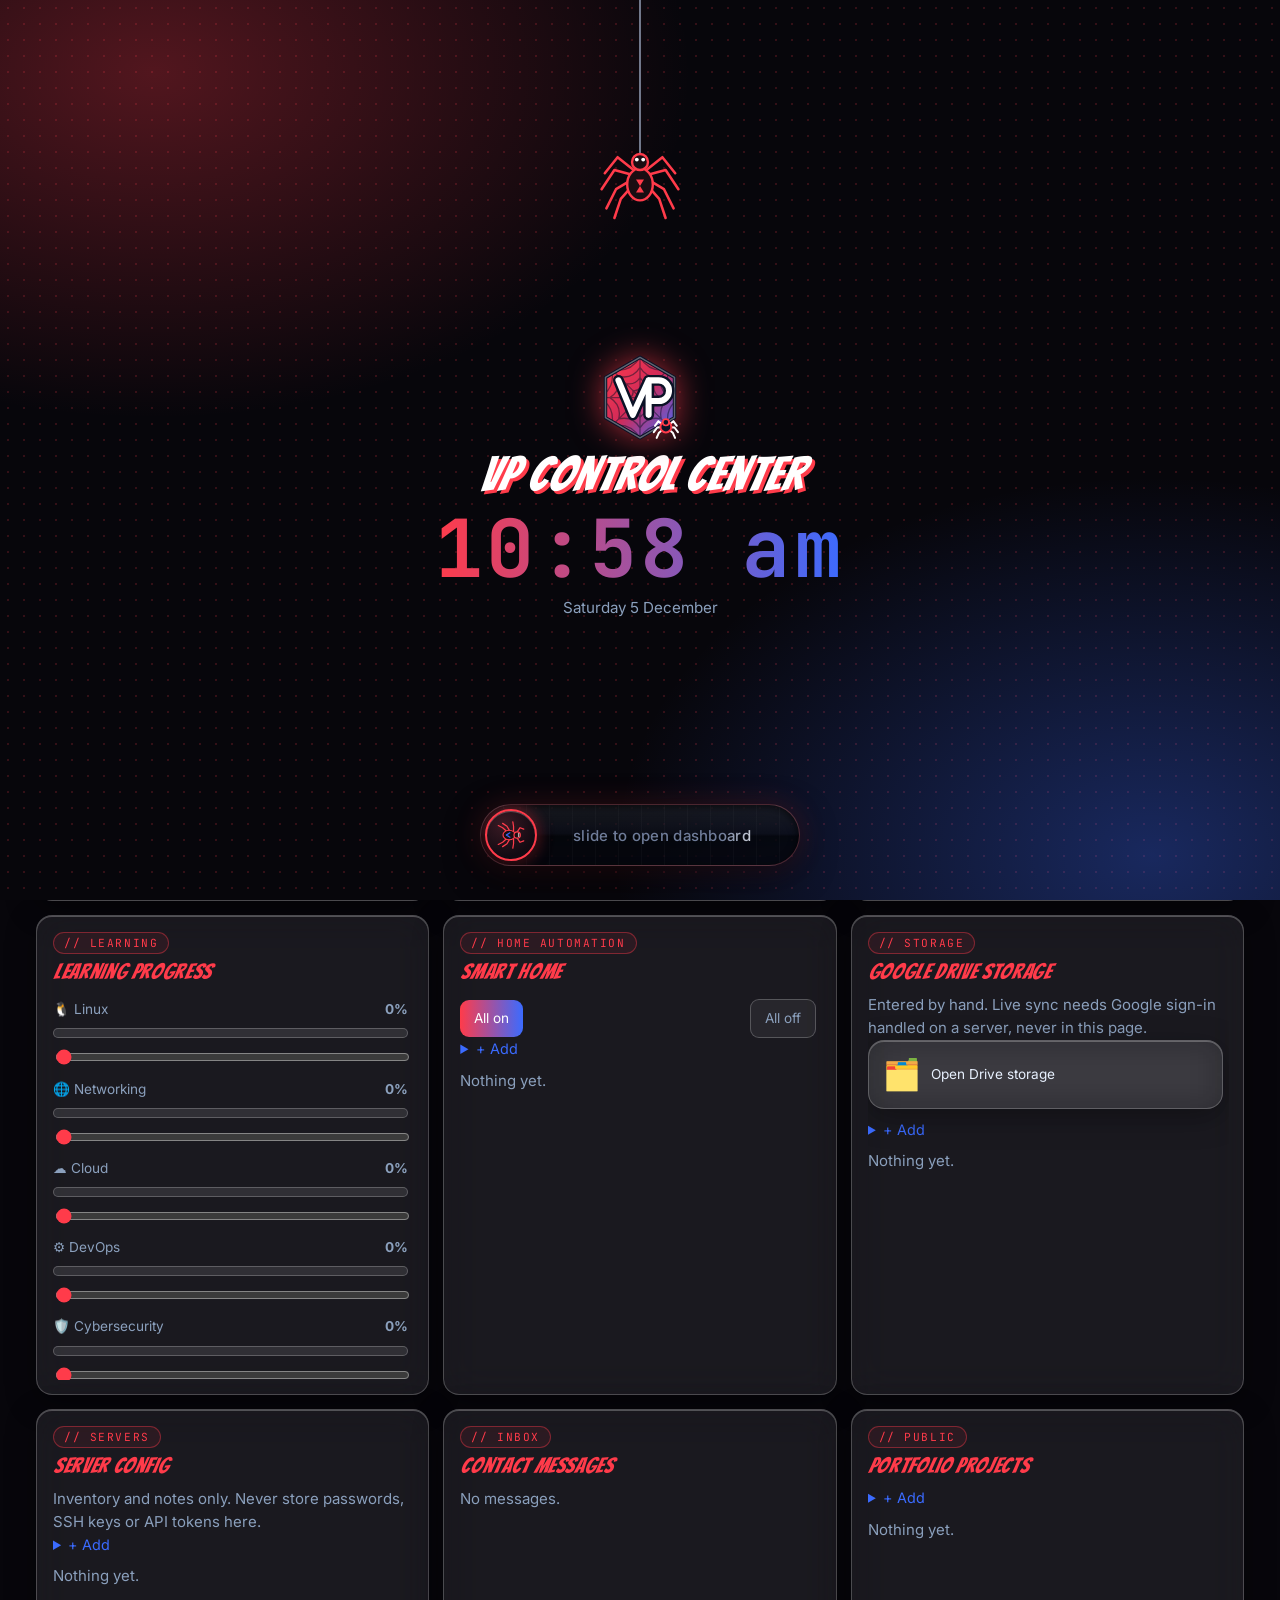
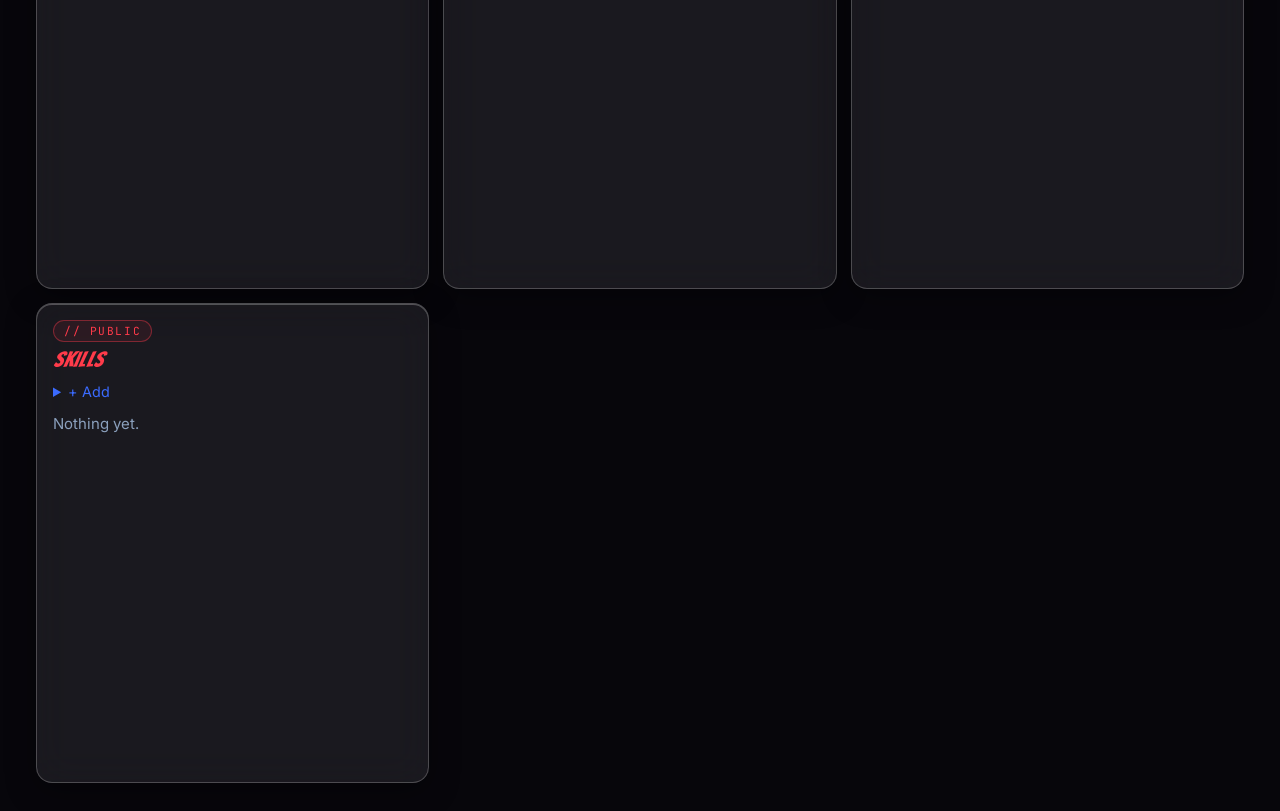
<file: portfolio-github-files/dashboard.html>
<!DOCTYPE html><html lang="en"><head><meta charset="utf-8"><meta name="viewport" content="width=device-width, initial-scale=1, viewport-fit=cover"><title>VP Control Center</title><link rel="icon" href="[data-uri]">
<link href="https://fonts.googleapis.com/css2?family=Inter:wght@400;500;600&family=JetBrains+Mono:wght@400&family=Bangers&display=swap" rel="stylesheet">
<style>
:root{color-scheme:dark;--bg:#07060b;--fg:#e8f1ff;--mut:#8ba0bd;--red:#ff3b4a;--blue:#3b6bff;--card:rgba(255,255,255,.08);--line:rgba(255,255,255,.22)}
*{box-sizing:border-box}
body{margin:0;background:var(--bg);color:var(--fg);font:15px/1.55 Inter,system-ui,sans-serif;min-height:100vh;padding:env(safe-area-inset-top,0) 0 env(safe-area-inset-bottom,0)}
main{position:relative;z-index:1;max-width:1180px;margin:0 auto;padding:16px}
[hidden]{display:none!important}
h1,h2,h3,p{margin:0}
.big{font:italic 400 clamp(1.8rem,5vw,3rem)/1.05 Bangers,Impact,sans-serif;letter-spacing:.02em;color:#fff;text-shadow:3px 3px 0 var(--red)}
.big.small{font-size:1.5rem;text-shadow:2px 2px 0 var(--red)}
h2{font:italic 400 1.35rem Bangers,Impact,sans-serif;letter-spacing:.03em;color:var(--red);margin:6px 0 10px}
.pill{display:inline-block;font:400 .7rem 'JetBrains Mono',monospace;color:var(--red);border:1px solid rgba(255,59,74,.4);background:rgba(255,59,74,.08);padding:3px 10px;border-radius:99px;letter-spacing:.14em;text-transform:uppercase}
.card,.item,.tile,.stat,.hero{background:var(--card);border:1px solid var(--line);border-radius:16px;padding:16px;-webkit-backdrop-filter:blur(18px) saturate(140%);backdrop-filter:blur(18px) saturate(140%);box-shadow:inset 0 1px 0 rgba(255,255,255,.25),0 8px 30px rgba(0,0,0,.35);animation:up .5s ease both}
@keyframes up{from{opacity:0;transform:translateY(12px)}to{opacity:1;transform:none}}
.card.w{transition:border-color .25s,box-shadow .25s}.card.w:hover{border-color:rgba(255,255,255,.45);background:rgba(255,255,255,.11);box-shadow:0 10px 36px rgba(59,107,255,.14)}
#v-login,#v-mfa{max-width:400px;margin:12vh auto 0}
header{display:flex;align-items:center;justify-content:space-between;margin-bottom:12px}
.brand{display:flex;align-items:center;gap:10px}
.logo{display:block;filter:drop-shadow(0 0 10px rgba(255,59,74,.55));transition:transform .4s,filter .3s}.logo:hover{transform:rotate(-6deg) scale(1.08);filter:drop-shadow(0 0 16px rgba(59,107,255,.8))}.logo.xl{margin:0 auto 10px;width:84px;height:84px}
#grid{display:grid;gap:14px;grid-template-columns:repeat(auto-fill,minmax(min(100%,340px),1fr));align-items:start}
#grid>.full{grid-column:1/-1}
form{display:grid;gap:12px;margin-top:12px}
form.inline{display:flex;flex-wrap:wrap;align-items:center;margin:0 0 10px;padding:0;border:0;background:none}form.inline input[type=text]{flex:1 1 140px}
label{display:grid;gap:4px;color:var(--mut);font-size:.82rem}
input,textarea,select{background:rgba(255,255,255,.07);color:var(--fg);border:1px solid var(--line);border-radius:9px;padding:9px;font:inherit;width:100%;transition:border-color .2s,box-shadow .2s}
form.inline input,form.inline select{width:auto}
input:focus,textarea:focus,select:focus{outline:0;border-color:var(--blue);box-shadow:0 0 0 3px rgba(59,107,255,.25)}
input[type=checkbox]{width:18px;height:18px;accent-color:var(--red)}input[type=range]{padding:0;accent-color:var(--red)}
button{background:linear-gradient(90deg,var(--red),var(--blue));color:#fff;border:0;border-radius:9px;padding:8px 14px;font:inherit;cursor:pointer;transition:transform .15s,filter .2s}
button:hover{transform:translateY(-1px);filter:brightness(1.12)}
button.ghost{background:rgba(255,255,255,.06);border:1px solid var(--line);color:var(--mut)}button.danger{background:#7a1520}
.msg{color:var(--red);min-height:1.2em;margin:0}.msg.ok{color:#5fd38d}.mut{color:var(--mut)}
.item{margin:8px 0;padding:12px;overflow-wrap:anywhere;background:rgba(255,255,255,.06)}.item p{white-space:pre-wrap;margin:4px 0;color:var(--mut)}
.item.unread{border-left:3px solid var(--red)}
.row{display:flex;gap:8px;flex-wrap:wrap;align-items:center;justify-content:space-between;color:var(--mut);font-size:.85rem;margin-top:6px}
details.add{margin-bottom:8px}summary{cursor:pointer;color:var(--blue);font-size:.9rem}
code{display:block;margin:8px 0;word-break:break-all;color:var(--mut)}
.hero{display:grid;gap:4px;border-color:rgba(255,59,74,.45);box-shadow:0 0 50px rgba(59,107,255,.14)}
.clock{font:700 clamp(2.2rem,8vw,3.6rem)/1.1 'JetBrains Mono',monospace;letter-spacing:.04em;background:linear-gradient(90deg,var(--red),var(--blue));-webkit-background-clip:text;background-clip:text;color:transparent}
.date{color:var(--mut)}
.stats,.tiles{display:grid;gap:12px;grid-template-columns:repeat(auto-fit,minmax(140px,1fr))}
.stat{text-align:left;color:var(--fg);background:var(--card);border:1px solid var(--line)}.stat b{display:block;font:italic 2.2rem Bangers;color:var(--red)}.stat span{color:var(--mut);font-size:.82rem}
.tile{display:grid;place-items:center;gap:6px;text-decoration:none;color:var(--fg);transition:transform .2s,border-color .2s,box-shadow .2s}
.tile:hover{transform:translateY(-4px) scale(1.04);border-color:var(--red);box-shadow:0 8px 26px rgba(255,59,74,.28)}.tile i{font-style:normal;font-size:1.9rem}
.task{display:flex;gap:10px;align-items:center}.grow{flex:1}.task.done .grow{text-decoration:line-through;opacity:.5}
.tag{font:400 .7rem 'JetBrains Mono',monospace;padding:2px 8px;border-radius:99px;border:1px solid var(--line);color:var(--mut)}
.tag.high,.tag.offline,.tag.OFF{color:var(--red);border-color:var(--red)}.tag.medium,.tag.maintenance{color:var(--blue);border-color:var(--blue)}.tag.online,.tag.ON{color:#5fd38d;border-color:#5fd38d}
.bar{height:10px;background:rgba(255,255,255,.1);border-radius:99px;overflow:hidden;margin:8px 0;border:1px solid var(--line)}
.fill{height:100%;background:linear-gradient(90deg,var(--red),var(--blue));border-radius:99px;transition:width .5s ease}
@media (prefers-reduced-motion:reduce){*{animation:none!important;transition:none!important}}

/* uniform widgets: same size, same header, scroll inside */
#grid{grid-template-columns:repeat(auto-fill,minmax(min(100%,340px),1fr));grid-auto-rows:min-content;align-items:stretch}
.card.w{display:flex;flex-direction:column;height:440px;padding:16px 14px 14px 16px}
.card.w>.pill{align-self:flex-start;flex:none}.card.w>h2{flex:none}
.card.w .body{flex:1;min-height:0;overflow-y:auto;padding-right:6px;scrollbar-width:thin;scrollbar-color:rgba(255,255,255,.3) transparent}
.card.w .body::-webkit-scrollbar{width:6px}.card.w .body::-webkit-scrollbar-thumb{background:rgba(255,255,255,.3);border-radius:9px}
.card .tiles{grid-template-columns:repeat(auto-fill,minmax(92px,1fr))}.card .tile{padding:12px 8px;font-size:.85rem}
.body>a.tile{display:flex;gap:10px;justify-content:flex-start;margin-bottom:10px;padding:10px 14px}
@media (max-width:520px){.card.w{height:420px}}

/* portfolio background (same as vedaprakashkamaraj.github.io/portfolio) */
.gweb{position:fixed;top:0;right:0;width:min(42vw,340px);aspect-ratio:1;pointer-events:none;z-index:0;opacity:.4}.gweb svg{display:block;width:100%;height:100%}
.gspi{position:fixed;top:0;right:14%;width:60px;height:150px;pointer-events:none;z-index:0}.gspi svg{width:100%;height:100%;overflow:visible}
.hbg{position:fixed;inset:0;z-index:0;pointer-events:none;opacity:1;transition:opacity .6s;overflow:hidden}.hbg.on{opacity:1}
.hb-glow{position:absolute;inset:0;background:radial-gradient(60% 55% at 12% 8%,rgba(255,59,74,.28),transparent 70%),radial-gradient(60% 60% at 90% 95%,rgba(59,107,255,.32),transparent 70%)}
.hb-dots{position:absolute;inset:0;opacity:.5;background-image:radial-gradient(circle,rgba(255,59,74,.55) 1.6px,transparent 2.2px);background-size:16px 16px;-webkit-mask-image:linear-gradient(135deg,#000 0%,transparent 55%);mask-image:linear-gradient(135deg,#000 0%,transparent 55%)}
.hb-web{position:absolute;left:-4%;top:-6%;width:min(78vw,760px);aspect-ratio:1;opacity:.35}.hb-web svg{width:100%;height:100%;display:block}
.hb-city{position:absolute;left:0;right:0;bottom:0;height:min(42vh,340px)}.hb-city svg{width:100%;height:100%;display:block}
.demo{position:relative;z-index:2;background:#3b6bff;color:#fff;text-align:center;padding:6px;font-size:.85rem}
/* power-off sign-out button */
.power{display:grid;place-items:center;width:46px;height:46px;padding:0;border-radius:50%;background:rgba(255,255,255,.08);border:1px solid var(--line);color:#fff;-webkit-backdrop-filter:blur(12px);backdrop-filter:blur(12px);transition:transform .2s,box-shadow .25s,background .25s,color .25s}
.power svg{width:22px;height:22px;fill:none;stroke:currentColor;stroke-width:2.2;stroke-linecap:round;stroke-linejoin:round}
.power:hover{background:linear-gradient(135deg,var(--red),#c01028);box-shadow:0 0 22px rgba(255,59,74,.7);transform:scale(1.08)}
.power:active{transform:scale(.94)}

/* spider-dark power button */
.power{position:relative;overflow:hidden;width:48px;height:48px;color:#ff3b4a;border:2px solid transparent;
 background:linear-gradient(145deg,#0b0b14,#040408) padding-box,linear-gradient(135deg,#ff3b4a,#3b6bff) border-box;
 box-shadow:0 0 14px rgba(255,59,74,.45),inset 0 0 12px rgba(0,0,0,.9);-webkit-backdrop-filter:none;backdrop-filter:none}
.power::before{content:"";position:absolute;inset:0;border-radius:50%;pointer-events:none;opacity:.35;
 background:repeating-conic-gradient(from 0deg at 50% 50%,rgba(207,224,255,.55) 0 .6deg,transparent .6deg 30deg),repeating-radial-gradient(circle at 50% 50%,transparent 0 6px,rgba(207,224,255,.4) 6px 6.8px)}
.power svg{position:relative;z-index:1;filter:drop-shadow(0 0 5px rgba(255,59,74,.9));transition:filter .25s}
.power:hover{background:linear-gradient(145deg,#ff3b4a,#8f0f22) padding-box,linear-gradient(135deg,#ff3b4a,#3b6bff) border-box;color:#fff;
 box-shadow:0 0 26px rgba(255,59,74,.85),0 0 46px rgba(59,107,255,.35);transform:scale(1.1) rotate(8deg)}
.power:hover svg{filter:drop-shadow(0 0 6px #fff)}
.power:focus-visible{outline:2px solid var(--blue);outline-offset:3px}

/* ===== responsive: phone / tablet / laptop / PC / big monitor ===== */
html{-webkit-text-size-adjust:100%}body{overflow-x:hidden}
main{padding:16px max(16px,env(safe-area-inset-right,0px)) 28px max(16px,env(safe-area-inset-left,0px))}
#grid{grid-template-columns:1fr}
.card.w{height:clamp(400px,62vh,480px)}
@supports(height:1dvh){.card.w{height:clamp(400px,62dvh,480px)}}
.stats{grid-template-columns:repeat(2,1fr)}
.hero{padding:16px 18px}
input,textarea,select{font-size:16px}
/* phones */
@media (max-width:599px){
 form.inline{flex-direction:column;align-items:stretch}
 form.inline input,form.inline select,form.inline button{width:100%}
 .big.small{font-size:1.2rem}.vp,.logo{width:40px;height:40px}
 .power{width:44px;height:44px}
 .item{padding:10px}.row{gap:6px}
 #v-login,#v-mfa{margin-top:6vh}
}
@media (max-width:359px){.brand .big.small{display:none}}
/* tablets / small laptops: 2 columns */
@media (min-width:700px){
 #grid{grid-template-columns:repeat(2,1fr)}
 .stats{grid-template-columns:repeat(4,1fr)}
}
/* laptops / desktops: 3 columns */
@media (min-width:1080px){main{max-width:1240px}#grid{grid-template-columns:repeat(3,1fr)}}
/* big monitors: 4 columns, larger type */
@media (min-width:1700px){body{font-size:16.5px}main{max-width:1600px}#grid{grid-template-columns:repeat(4,1fr)}}
@media (min-width:2300px){body{font-size:18px}main{max-width:2000px}}
/* short landscape phones */
@media (max-height:500px) and (orientation:landscape){.card.w{height:340px}#v-login,#v-mfa{margin-top:2vh}.hbg .hb-city{display:none}}
/* touch devices: bigger tap targets, no hover-only motion */
@media (pointer:coarse){
 button,.tile,summary{min-height:42px}input[type=checkbox]{width:22px;height:22px}input[type=range]{height:30px}
 .tile:hover,.card.w:hover,button:hover,.power:hover{transform:none}
}

/* loading screen with moving spider */
#loader{position:fixed;inset:0;z-index:1000;background:radial-gradient(60% 55% at 12% 8%,rgba(255,59,74,.28),transparent 70%),radial-gradient(60% 60% at 90% 95%,rgba(59,107,255,.32),transparent 70%),#07060b;transition:opacity .6s ease,visibility .6s}
#loader.done{opacity:0;visibility:hidden;pointer-events:none}
.ld-spider{position:absolute;top:0;left:50%;width:150px;margin-left:-75px;aspect-ratio:2/5}
.ld-spider svg{width:100%;height:100%;display:block}
.ld-swing{transform-origin:60px 0;animation:ldswing 3.2s ease-in-out infinite alternate}
.ld-hang{animation:ldbob 2.4s ease-in-out infinite}
.ld-leg{transform-box:fill-box;animation:ldleg .45s ease-in-out infinite alternate}
.ld-l{transform-origin:100% 50%}.ld-r{transform-origin:0 50%;animation-direction:alternate-reverse}
@keyframes ldbob{0%,100%{transform:translateY(0)}50%{transform:translateY(70px)}}
@keyframes ldswing{from{transform:rotate(-4deg)}to{transform:rotate(4deg)}}
@keyframes ldleg{from{transform:rotate(-7deg)}to{transform:rotate(7deg)}}
.ld-box{position:absolute;left:50%;top:max(58%,430px);transform:translateX(-50%);text-align:center;display:grid;gap:12px;justify-items:center;width:min(80vw,320px)}
.ld-bar{width:100%;height:6px;border-radius:99px;background:rgba(255,255,255,.1);overflow:hidden}
.ld-bar i{display:block;height:100%;width:40%;border-radius:99px;background:linear-gradient(90deg,#ff3b4a,#3b6bff);animation:ldbar 1.2s ease-in-out infinite}
@keyframes ldbar{from{transform:translateX(-110%)}to{transform:translateX(260%)}}
@media (max-height:640px){.ld-spider{width:110px;margin-left:-55px}.ld-box{top:max(60%,330px)}}

/* ===== front lock screen: old-iPhone "slide to unlock" with the spider knob ===== */
#lock{position:fixed;inset:0;z-index:900;overflow:hidden;background:radial-gradient(60% 55% at 12% 8%,rgba(255,59,74,.3),transparent 70%),radial-gradient(60% 60% at 90% 95%,rgba(59,107,255,.34),transparent 70%),radial-gradient(rgba(255,59,74,.18) 1px,transparent 1.5px) 0 0/16px 16px,#07060b;transition:transform .7s cubic-bezier(.7,0,.2,1),opacity .7s,visibility 0s}
#lock.open{transform:translateY(-100%);opacity:0;pointer-events:none;visibility:hidden;transition:transform .7s cubic-bezier(.7,0,.2,1),opacity .7s,visibility 0s .7s}
.lk-out{position:absolute;left:50%;transform:translateX(-50%);bottom:calc(env(safe-area-inset-bottom,0px) + 8px);background:none;border:0;color:#8ba0bd;font-size:.8rem;padding:6px 10px}
#lock.pin .lk-out{display:none}
.lk-spider{width:120px;margin-left:-60px}
.lk-box{position:absolute;left:50%;top:48%;transform:translate(-50%,-30%);text-align:center;display:grid;gap:6px;justify-items:center;width:min(92vw,440px)}
.lk-logo{width:92px;height:92px;filter:drop-shadow(0 0 16px rgba(255,59,74,.65))}
.lk-time{font:700 clamp(2.8rem,13vw,5rem)/1.05 'JetBrains Mono',monospace;letter-spacing:.04em;background:linear-gradient(90deg,#ff3b4a,#3b6bff);-webkit-background-clip:text;background-clip:text;color:transparent}
.lk-date{color:#8ba0bd;font-size:.95rem}
.slk{position:absolute;left:50%;bottom:calc(env(safe-area-inset-bottom,0px) + 34px);transform:translateX(-50%);width:clamp(240px,34vw,320px);height:62px;border-radius:999px;display:flex;align-items:center;justify-content:center;overflow:hidden;user-select:none;-webkit-user-select:none;touch-action:none;
 background:linear-gradient(180deg,rgba(255,255,255,.07),rgba(255,255,255,.015) 48%,rgba(0,0,0,.35) 52%,rgba(0,0,0,.2)),rgba(8,10,20,.72);border:1px solid rgba(255,120,130,.28);box-shadow:inset 0 2px 8px rgba(0,0,0,.7),0 10px 34px rgba(0,0,0,.55),0 0 28px rgba(255,59,74,.18)}
.slk-web{position:absolute;inset:0;opacity:.35;pointer-events:none;background:repeating-linear-gradient(90deg,transparent 0 22px,rgba(255,255,255,.07) 22px 23px)}
.slk-fill{position:absolute;left:0;top:0;bottom:0;width:0;pointer-events:none;background:linear-gradient(90deg,rgba(255,59,74,.05),rgba(255,59,74,.5) 55%,rgba(59,107,255,.6))}
.slk-txt{position:relative;margin-left:44px;font:500 15px Inter,system-ui,sans-serif;letter-spacing:.02em;pointer-events:none;white-space:nowrap;background:linear-gradient(90deg,#6f7c99 0%,#6f7c99 38%,#fff 50%,#6f7c99 62%,#6f7c99 100%);background-size:220% 100%;-webkit-background-clip:text;background-clip:text;color:transparent;-webkit-text-fill-color:transparent;animation:slsh 2.6s linear infinite}
@keyframes slsh{from{background-position:120% 0}to{background-position:-120% 0}}
.slk-knob{position:absolute;left:4px;top:4px;width:52px;height:52px;border-radius:50%;cursor:grab;display:grid;place-items:center;touch-action:none;outline:none;background:radial-gradient(circle at 35% 28%,#3a1a24,#120a12 70%);border:2px solid #ff3b4a;box-shadow:0 4px 14px rgba(0,0,0,.6),0 0 16px rgba(255,59,74,.55),inset 0 1px 0 rgba(255,255,255,.25)}
.slk.drag .slk-knob{cursor:grabbing}.slk-knob:focus-visible{box-shadow:0 0 0 3px #fff,0 0 16px rgba(255,59,74,.7)}
.slk-knob svg{width:32px;height:32px;overflow:visible;pointer-events:none}
.slk-knob .lg{transform-box:view-box;animation:slkleg .5s ease-in-out infinite alternate}.slk-knob .lg.b{animation-delay:-.5s}
.slk-knob .o23{transform-origin:23px 20px}.slk-knob .o21{transform-origin:21px 20px}.slk-knob .o19{transform-origin:19px 20px}.slk-knob .o17{transform-origin:17px 20px}
.slk.drag .slk-knob .lg{animation-duration:.14s}.slk.drag .slk-knob .lg.b{animation-delay:-.14s}
@keyframes slkleg{from{transform:rotate(-12deg)}to{transform:rotate(12deg)}}
.slk.snap .slk-knob,.slk.snap .slk-fill{transition:transform .35s cubic-bezier(.2,.8,.2,1),width .35s cubic-bezier(.2,.8,.2,1)}
@media (max-width:600px){.slk-txt{font-size:13px;margin-left:50px}}
@media (max-height:640px){.lk-logo{width:60px;height:60px}.lk-box{top:52%}.lk-spider{width:90px;margin-left:-45px}}
@media (prefers-reduced-motion:reduce){.slk-txt,.slk-knob .lg{animation:none}}

/* ===== PIN keypad on the lock screen ===== */
.pinp{display:none;position:absolute;left:50%;bottom:calc(env(safe-area-inset-bottom,0px) + 18px);transform:translateX(-50%);width:min(92vw,320px);justify-items:center;gap:10px;text-align:center}
#lock.pin .pinp{display:grid}#lock.pin .lk-box,#lock.pin .slk{display:none}
.pin-logo{width:48px;height:48px;filter:drop-shadow(0 0 10px rgba(255,59,74,.6))}
.pin-title{font:600 1rem Inter,system-ui,sans-serif;color:#e8f1ff}
.pin-dots{display:flex;gap:16px;margin:2px 0}.pin-dots i{width:14px;height:14px;border-radius:50%;border:2px solid #ff3b4a;transition:background .15s,box-shadow .15s}
.pin-dots i.on{background:#ff3b4a;box-shadow:0 0 10px rgba(255,59,74,.8)}
.pin-dots.shake{animation:pinshake .4s}@keyframes pinshake{20%,60%{transform:translateX(-10px)}40%,80%{transform:translateX(10px)}}
.pin-msg{min-height:1.2em;color:#ff6b78;font-size:.85rem}
.pin-pad{display:grid;grid-template-columns:repeat(3,64px);gap:12px 16px;justify-content:center}
.pin-pad button{width:64px;height:64px;border-radius:50%;padding:0;font:500 1.5rem Inter,system-ui,sans-serif;color:#fff;background:rgba(255,255,255,.08);border:1px solid rgba(255,255,255,.22);-webkit-backdrop-filter:blur(10px);backdrop-filter:blur(10px)}
.pin-pad button:active{background:rgba(255,59,74,.45)}.pin-pad .sp{visibility:hidden}
.pin-links{display:flex;gap:18px}.pin-links button{background:none;border:0;color:#8ba0bd;font-size:.85rem;padding:6px}
@media (max-height:700px){.pin-pad{grid-template-columns:repeat(3,54px);gap:8px 14px}.pin-pad button{width:54px;height:54px;font-size:1.3rem}.pin-logo{display:none}}
</style></head><body>
<div id="loader" role="status" aria-live="polite" aria-label="Loading"><div class="ld-spider"><svg viewBox="-60 0 120 300" aria-hidden="true"><g class="ld-swing"><g class="ld-hang"><line x1="0" y1="-400" x2="0" y2="168" stroke="#cfe0ff" stroke-opacity=".75" stroke-width="1.4"/><g transform="translate(0,170) scale(1.6)"><g class="ld-leg ld-l" fill="none" stroke="#ff3b4a" stroke-width="1.6" stroke-linecap="round" stroke-linejoin="round"><path d="M-4 0L-14 -8L-22 2"/><path d="M-5 3L-16 0L-24 12"/><path d="M-5 6L-15 12L-21 24"/><path d="M-4 9L-12 18L-16 30"/></g><g class="ld-leg ld-r" fill="none" stroke="#ff3b4a" stroke-width="1.6" stroke-linecap="round" stroke-linejoin="round"><path d="M4 0L14 -8L22 2"/><path d="M5 3L16 0L24 12"/><path d="M5 6L15 12L21 24"/><path d="M4 9L12 18L16 30"/></g><ellipse cx="0" cy="9" rx="8" ry="10" fill="#1a0d12" stroke="#ff3b4a" stroke-width="1.5"/><circle cx="0" cy="-5" r="5" fill="#1a0d12" stroke="#ff3b4a" stroke-width="1.5"/><circle cx="-2" cy="-6.5" r="1.2" fill="#fff"/><circle cx="2" cy="-6.5" r="1.2" fill="#fff"/><path d="M-2.5 6L2.5 6L0 10L2.5 14L-2.5 14L0 10Z" fill="#ff3b4a"/></g></g></g></svg></div><div class="ld-box"><div class="big ld-title">VP Control Center</div><span class="pill">// Loading</span><div class="ld-bar"><i></i></div></div></div><div id="lock" role="dialog" aria-label="Lock screen" data-wipe="vp-local-db-v1"><div class="ld-spider lk-spider"><svg viewBox="-60 0 120 300" aria-hidden="true"><g class="ld-swing"><g class="ld-hang"><line x1="0" y1="-400" x2="0" y2="168" stroke="#cfe0ff" stroke-opacity=".75" stroke-width="1.4"/><g transform="translate(0,170) scale(1.6)"><g class="ld-leg ld-l" fill="none" stroke="#ff3b4a" stroke-width="1.6" stroke-linecap="round" stroke-linejoin="round"><path d="M-4 0L-14 -8L-22 2"/><path d="M-5 3L-16 0L-24 12"/><path d="M-5 6L-15 12L-21 24"/><path d="M-4 9L-12 18L-16 30"/></g><g class="ld-leg ld-r" fill="none" stroke="#ff3b4a" stroke-width="1.6" stroke-linecap="round" stroke-linejoin="round"><path d="M4 0L14 -8L22 2"/><path d="M5 3L16 0L24 12"/><path d="M5 6L15 12L21 24"/><path d="M4 9L12 18L16 30"/></g><ellipse cx="0" cy="9" rx="8" ry="10" fill="#1a0d12" stroke="#ff3b4a" stroke-width="1.5"/><circle cx="0" cy="-5" r="5" fill="#1a0d12" stroke="#ff3b4a" stroke-width="1.5"/><circle cx="-2" cy="-6.5" r="1.2" fill="#fff"/><circle cx="2" cy="-6.5" r="1.2" fill="#fff"/><path d="M-2.5 6L2.5 6L0 10L2.5 14L-2.5 14L0 10Z" fill="#ff3b4a"/></g></g></g></svg></div><div class="lk-box"><img class="lk-logo" src="[data-uri]" alt="VP logo" width="92" height="92"><div class="big ld-title">VP Control Center</div><div class="lk-time" id="lk-time"></div><div class="lk-date" id="lk-date"></div></div><div class="slk" id="slk"><div class="slk-web"></div><div class="slk-fill" id="slkf"></div><div class="slk-txt" id="slkt">slide to open dashboard</div><div class="slk-knob" id="slkn" role="slider" tabindex="0" aria-label="Slide to open the dashboard" aria-valuemin="0" aria-valuemax="100" aria-valuenow="0"><svg viewBox="-3 -2 41 44" aria-hidden="true"><g fill="none" stroke="#ff3b4a" stroke-width="1.7" stroke-linecap="round" stroke-linejoin="round"><g class="lg a o23"><path d="M23 20 L30 10 L35 12"/></g><g class="lg b o21"><path d="M21 20 L21 8 L20 2"/></g><g class="lg a o19"><path d="M19 20 L12 8 L6 4"/></g><g class="lg b o17"><path d="M17 20 L6 10 L0 7"/></g><g class="lg b o23"><path d="M23 20 L30 30 L35 28"/></g><g class="lg a o21"><path d="M21 20 L21 32 L20 38"/></g><g class="lg b o19"><path d="M19 20 L12 32 L6 36"/></g><g class="lg a o17"><path d="M17 20 L6 30 L0 33"/></g></g><ellipse cx="15" cy="20" rx="8.5" ry="6.5" fill="#1a0d12" stroke="#ff3b4a" stroke-width="1.6"/><path d="M11 20 L16 17 M11 20 L16 23" stroke="#3b6bff" stroke-width="1.5" stroke-linecap="round"/><circle cx="26" cy="20" r="4.4" fill="#1a0d12" stroke="#ff3b4a" stroke-width="1.6"/><circle cx="28" cy="18.6" r="1.1" fill="#fff"/><circle cx="28" cy="21.4" r="1.1" fill="#fff"/></svg></div></div><div class="pinp" id="pinp"><img class="pin-logo" src="[data-uri]" alt="" width="48" height="48"><div class="pin-title" id="pin-t">Enter PIN</div><div class="pin-dots" id="pin-d"><i></i><i></i><i></i><i></i></div><div class="pin-msg" id="pin-m" role="alert"></div><div class="pin-pad" id="pin-pad"><button type="button" data-k="1">1</button><button type="button" data-k="2">2</button><button type="button" data-k="3">3</button><button type="button" data-k="4">4</button><button type="button" data-k="5">5</button><button type="button" data-k="6">6</button><button type="button" data-k="7">7</button><button type="button" data-k="8">8</button><button type="button" data-k="9">9</button><i class="sp"></i><button type="button" data-k="0">0</button><button type="button" data-k="del" aria-label="Delete">⌫</button></div><div class="pin-links"><button type="button" id="pin-cancel">Cancel</button><button type="button" id="pin-forgot">Forgot PIN?</button></div></div></div>
<div class="hbg on" id="hbg"></div><div class="gweb" id="gweb"></div><div class="gspi" id="gspi"></div>
<main>
  
  <section id="v-login" class="view card" hidden>
    <img class="logo xl" src="[data-uri]" alt="VP logo" width="84" height="84"><br><span class="pill">// Private</span><h1 class="big">Web-Head Admin</h1>
    <form id="login-form" autocomplete="on">
      <label>Email <input id="email" type="email" autocomplete="username" required></label>
      <label>Password <input id="password" type="password" autocomplete="current-password" required></label>
      <button type="submit">Sign in</button>
      <p id="login-msg" class="msg" role="alert"></p>
    </form>
  </section>

  <section id="v-mfa" class="view card" hidden>
    <span class="pill">// 2FA</span><h1 class="big">Two-factor check</h1>
    <div id="mfa-enroll" hidden>
      <p>Scan with an authenticator app, then enter the 6-digit code. Save the secret in your password manager.</p>
      <img id="qr" alt="2FA QR code" width="180" height="180">
      <code id="secret"></code>
    </div>
    <form id="mfa-form">
      <label>6-digit code <input id="code" inputmode="numeric" pattern="[0-9]{6}" maxlength="6" autocomplete="one-time-code" required></label>
      <button type="submit">Verify</button>
      <p id="mfa-msg" class="msg" role="alert"></p>
    </form>
    <button type="button" class="ghost" data-signout>Cancel</button>
  </section>

  <section id="v-dash" class="view" hidden>
    <header>
      <div class="brand"><img class="logo" src="[data-uri]" alt="VP logo" width="48" height="48"><span class="big small">Control Center</span></div>
      <button type="button" class="power" id="power" aria-label="Lock screen" title="Lock"><svg viewBox="0 0 24 24" aria-hidden="true"><path d="M12 3v9"/><path d="M6.4 6.6a8 8 0 1 0 11.2 0"/></svg></button>
    </header>
    <p id="dash-msg" class="msg" role="alert"></p>
    <div id="grid"></div>
  </section>
</main>
<script>// Background copied from the portfolio (webs, hanging spider, dots, city skyline). Static, no user data.
(() => {
const $ = s => document.getElementById(s.replace('#', ''));
function webPaths(cx,cy,R,a0,a1,N,rings,full){
 const pt=(r,a)=>[(cx+Math.cos(a)*r).toFixed(1),(cy+Math.sin(a)*r).toFixed(1)],cnt=full?N:N+1,st=(a1-a0)/N;let d='';
 for(let i=0;i<cnt;i++){const a=a0+i*st;d+=`M${cx},${cy} L${pt(R,a).join(',')} `}
 for(let k=1;k<=rings;k++){const r=R*k/rings;for(let i=0;i<N;i++){const a=a0+i*st,b=a+st,m=(a+b)/2,c=pt(r*Math.cos(st/2)*.72,m);d+=`M${pt(r,a).join(',')} Q${c.join(',')} ${pt(r,b).join(',')} `}}
 return d}
const webSvg=(vb,d,sw)=>`<svg viewBox="0 0 ${vb} ${vb}" aria-hidden="true"><path d="${d}" fill="none" stroke="#cfe0ff" stroke-width="${sw}" stroke-linecap="round"/></svg>`;
const legs=(s)=>[[-4,0,-14,-8,-22,2],[-5,3,-16,0,-24,12],[-5,6,-15,12,-21,24],[-4,9,-12,18,-16,30]].map(([a,b,c,d,e,f])=>`<path d="M${s*a},${b} L${s*c},${d} L${s*e},${f}" fill="none" stroke="#ff3b4a" stroke-width="1.6" stroke-linecap="round" stroke-linejoin="round"/>`).join('');
$('#gweb').innerHTML=webSvg(360,webPaths(360,0,360,Math.PI/2,Math.PI,6,8,false),1);
$('#gspi').innerHTML=`<svg viewBox="0 0 60 150" aria-hidden="true"><line x1="30" y1="0" x2="30" y2="70" stroke="#cfe0ff" stroke-opacity=".7" stroke-width="1.1"><animate attributeName="y2" values="70;105;70" dur="6s" repeatCount="indefinite"/></line>
 <g transform="translate(30,70)"><animateTransform attributeName="transform" type="translate" values="30 70;30 105;30 70" dur="6s" repeatCount="indefinite"/><g transform="scale(.8)">${legs(1)}${legs(-1)}
 <ellipse cx="0" cy="9" rx="8" ry="10" fill="#1a0d12" stroke="#ff3b4a" stroke-width="1.5"/><circle cx="0" cy="-5" r="5" fill="#1a0d12" stroke="#ff3b4a" stroke-width="1.5"/><circle cx="-2" cy="-6.5" r="1.2" fill="#fff"/><circle cx="2" cy="-6.5" r="1.2" fill="#fff"/><path d="M-2.5,6 L2.5,6 L0,10 L2.5,14 L-2.5,14 L0,10 Z" fill="#ff3b4a"/></g></g></svg>`;

function cityBg(){let seed=7;const rnd=()=>(seed=(seed*16807)%2147483647)/2147483647;
 let out='<svg viewBox="0 0 1600 300" preserveAspectRatio="xMidYMax slice" aria-hidden="true"><defs><linearGradient id="hbs" x1="0" y1="0" x2="0" y2="1"><stop offset="0" stop-color="#ff3b4a"/><stop offset="1" stop-color="#3b6bff"/></linearGradient></defs><circle cx="1180" cy="230" r="150" fill="url(#hbs)" opacity=".28"/>';
 [['#0e1226',60,150],['#080a14',90,250]].forEach(([fill,minH,maxH],layer)=>{let x=layer?-20:-60;
  while(x<1620){const w=40+rnd()*70,h=minH+rnd()*(maxH-minH);
   out+=`<rect x="${x.toFixed(0)}" y="${(300-h).toFixed(0)}" width="${w.toFixed(0)}" height="${h.toFixed(0)}" fill="${fill}"/>`;
   if(layer&&rnd()>.5)out+=`<rect x="${(x+w/2-1).toFixed(0)}" y="${(300-h-24).toFixed(0)}" width="2" height="24" fill="${fill}"/>`;
   if(layer)for(let wy=300-h+12;wy<292;wy+=16)for(let wx=x+8;wx<x+w-8;wx+=14)if(rnd()>.8)out+=`<rect x="${wx.toFixed(0)}" y="${wy.toFixed(0)}" width="4" height="6" fill="${rnd()>.5?'#cfe0ff':'#ff3b4a'}" opacity=".55"/>`;
   x+=w+rnd()*8}});
 return out+'</svg>'}
$('#hbg').innerHTML='<div class="hb-glow"></div><div class="hb-dots"></div><div class="hb-web">'+webSvg(360,webPaths(0,0,360,0,Math.PI/2,6,8,false),1)+'</div><div class="hb-city">'+cityBg()+'</div>';
})();
</script><script>
const KEY='vp-local-db-v1',T=['messages','projects','skills','tasks','notes','progress','devices','drive_storage','servers'];
let db;try{db=JSON.parse(localStorage.getItem(KEY))||{}}catch(e){db={}}T.forEach(t=>db[t]=db[t]||[]);
const save=()=>{try{localStorage.setItem(KEY,JSON.stringify(db))}catch(e){}};
let nid=Date.now();
const qb=t=>{let op='select',pl,f=[];const q={select:()=>q,order:()=>q,limit:()=>q,gte:()=>q,eq:(c,v)=>(f.push([c,v]),q),insert:r=>(op='insert',pl=r,q),update:r=>(op='update',pl=r,q),delete:()=>(op='delete',q),
then:(a,b)=>Promise.resolve((()=>{const m=r=>f.every(([c,v])=>r[c]===v);
if(op==='insert')db[t].push({id:++nid,created_at:new Date().toISOString(),...(t==='tasks'?{done:false}:{}),...pl});
if(op==='update')db[t].forEach(r=>m(r)&&Object.assign(r,pl));
if(op==='delete')db[t]=db[t].filter(r=>!m(r));
if(op!=='select')save();
const rows=[...db[t]];if(t==='tasks')rows.reverse();
return {data:op==='select'?rows:null,error:null}})()).then(a,b)};return q};
window.supabase={createClient:()=>({from:qb,rpc:async()=>({data:true}),
auth:{getSession:async()=>({data:{session:{u:1}}}),signOut:async()=>{location.reload()},onAuthStateChange:()=>{},
mfa:{getAuthenticatorAssuranceLevel:async()=>({data:{currentLevel:'aal2'}})}}})};
</script><script>// PUBLIC values only (this file is served to anyone). NEVER add service_role key or DB password.
// Shortcut links are public too: avoid putting a phone number here if your repo is public.
window.ADMIN_CONFIG = {
  url:'demo',
  anonKey:'demo',
  name: 'Vedaprakash',
  shortcuts: {
    whatsapp:  'https://wa.me/',
    github:    'https://github.com/vedaprakashkamaraj',
    linkedin:  'https://www.linkedin.com/',
    youtube:   'https://www.youtube.com/',
    google:    'https://www.google.com/',
    instagram: 'https://www.instagram.com/',
    portfolio: 'https://vedaprakashkamaraj.github.io/portfolio/'
  }
};
</script><script>(() => {
'use strict';
const C = window.ADMIN_CONFIG;
const sb = supabase.createClient(C.url, C.anonKey, { auth: { persistSession: true, autoRefreshToken: true, detectSessionInUrl: false } });
const $ = id => document.getElementById(id);
// Safe DOM builder: text only, never innerHTML.
const h = (tag, a = {}, ...kids) => { const e = document.createElement(tag);
  for (const [k, v] of Object.entries(a)) k === 'class' ? e.className = v : k.startsWith('on') ? e.addEventListener(k.slice(2), v) : e[k] = v;
  e.append(...kids); return e; };
const show = id => document.querySelectorAll('.view').forEach(s => s.hidden = s.id !== id);
const say = (id, t, ok) => { const e = $(id); e.textContent = t || ''; e.className = 'msg' + (ok ? ' ok' : ''); };
const fail = e => say('dash-msg', e ? 'Action failed (check permissions / values).' : '');
const IST = { timeZone: 'Asia/Kolkata' };

let factorId = null, idle, clockTimer, statEls = {};
const IDLE_MS = 15 * 60 * 1000;
const TOPICS = [['linux','Linux','🐧'],['networking','Networking','🌐'],['cloud','Cloud','☁️'],['devops','DevOps','⚙️'],['cybersecurity','Cybersecurity','🛡️']];
const LINKS = [['whatsapp','WhatsApp','💬'],['github','GitHub','🐙'],['linkedin','LinkedIn','💼'],['youtube','YouTube','▶️'],['google','Google','🔍'],['instagram','Instagram','📸'],['portfolio','Portfolio','🕷️']];

/* ---------- auth flow: password -> TOTP 2FA -> aal2 ---------- */
async function route() {
  const { data: { session } } = await sb.auth.getSession();
  if (!session) return show('v-login');
  const { data: a } = await sb.auth.mfa.getAuthenticatorAssuranceLevel();
  if (a?.currentLevel === 'aal2') return dash();
  const { data: f } = await sb.auth.mfa.listFactors();
  const ok = (f?.totp || []).find(x => x.status === 'verified');
  show('v-mfa'); $('mfa-enroll').hidden = !!ok; say('mfa-msg', '');
  if (ok) { factorId = ok.id; return; }
  for (const u of (f?.all || []).filter(x => x.status === 'unverified')) await sb.auth.mfa.unenroll({ factorId: u.id });
  const { data, error } = await sb.auth.mfa.enroll({ factorType: 'totp' });
  if (error) return say('mfa-msg', 'Could not start 2FA setup.');
  factorId = data.id; $('qr').src = data.totp.qr_code; $('secret').textContent = data.totp.secret;
}
$('login-form').addEventListener('submit', async e => {
  e.preventDefault(); say('login-msg', '');
  const { error } = await sb.auth.signInWithPassword({ email: $('email').value.trim(), password: $('password').value });
  $('password').value = '';
  if (error) return say('login-msg', 'Invalid credentials.');
  route();
});
$('mfa-form').addEventListener('submit', async e => {
  e.preventDefault();
  const { error } = await sb.auth.mfa.challengeAndVerify({ factorId, code: $('code').value.trim() });
  $('code').value = '';
  if (error) return say('mfa-msg', 'Invalid code.');
  route();
});
document.querySelectorAll('[data-signout]').forEach(b => b.addEventListener('click', signOut));
async function signOut() { clearInterval(clockTimer); await sb.auth.signOut(); show('v-login'); }
sb.auth.onAuthStateChange(ev => { if (ev === 'SIGNED_OUT') show('v-login'); });
function resetIdle() { clearTimeout(idle); idle = setTimeout(signOut, IDLE_MS); }
['click','keydown','touchstart','mousemove'].forEach(ev => addEventListener(ev, resetIdle, { passive: true }));

/* ---------- one-page dashboard ---------- */
async function dash() {
  const { data } = await sb.rpc('is_admin');
  if (data !== true) { await signOut(); say('login-msg', 'Not authorised.'); return; }
  show('v-dash'); resetIdle(); build();
}
const card = (id, label, title, cls = '') => { const body = h('div', { class: 'body' });
  const el = h('section', { class: 'card w ' + cls, id: 'w-' + id }, h('span', { class: 'pill' }, '// ' + label), h('h2', {}, title), body);
  return { el, body }; };

function build() {
  clearInterval(clockTimer); statEls = {}; say('dash-msg', '');
  const ws = [hero(), statsRow(), shortcuts(), tasks(), notes(), progress(), devices(), drive(), servers(), messages(), projects(), skills()];
  $('grid').replaceChildren(...ws.map(w => w.el));
  ws.forEach(w => w.refresh?.()); refreshStats();
}
function hero() {
  const greet = h('h1', { class: 'big' }), clock = h('div', { class: 'clock' }), date = h('div', { class: 'date' });
  const tick = () => { const d = new Date();
    clock.textContent = d.toLocaleTimeString('en-IN', { ...IST, hour: '2-digit', minute: '2-digit', second: '2-digit', hour12: true });
    date.textContent = d.toLocaleDateString('en-IN', { ...IST, weekday: 'long', day: 'numeric', month: 'long', year: 'numeric' }) + ' · IST (Asia/Kolkata)';
    const hr = Number(new Intl.DateTimeFormat('en-GB', { ...IST, hour: '2-digit', hour12: false }).format(d)) % 24;
    greet.textContent = `${hr < 12 ? 'Good morning' : hr < 17 ? 'Good afternoon' : 'Good evening'}, ${C.name || 'Web-Head'}!`; };
  tick(); clockTimer = setInterval(tick, 1000);
  return { el: h('section', { class: 'hero full' }, h('span', { class: 'pill' }, '// Welcome'), greet, clock, date) };
}
function statsRow() {
  const s = (k, label, to) => { const b = h('b', {}, '–'); statEls[k] = b;
    return h('button', { type: 'button', class: 'stat', onclick: () => $('w-' + to)?.scrollIntoView({ behavior: 'smooth' }) }, b, h('span', {}, label)); };
  return { el: h('div', { class: 'stats full' }, s('tasks', 'Open tasks', 'tasks'), s('msgs', 'Unread messages', 'messages'), s('learn', 'Learning average', 'progress'), s('dev', 'Devices on', 'devices')) };
}
async function refreshStats() {
  const q = t => sb.from(t).select('*'); const [t, m, p, d] = await Promise.all([q('tasks'), q('messages'), q('progress'), q('devices')]);
  if (t.error || m.error || p.error || d.error) return;
  statEls.tasks && (statEls.tasks.textContent = t.data.filter(x => !x.done).length);
  statEls.msgs && (statEls.msgs.textContent = m.data.filter(x => !x.is_read).length);
  statEls.learn && (statEls.learn.textContent = Math.round(TOPICS.reduce((s, [k]) => s + (p.data.find(r => r.topic === k)?.percent || 0), 0) / TOPICS.length) + '%');
  statEls.dev && (statEls.dev.textContent = d.data.filter(x => x.is_on).length + '/' + d.data.length);
}
function shortcuts() {
  const { el, body } = card('shortcuts', 'Shortcuts', 'Quick Links');
  body.append(h('div', { class: 'tiles' }, ...LINKS.filter(([k]) => /^https:\/\//.test(C.shortcuts?.[k] || '')).map(([k, l, ic], i) => {
    const a = h('a', { class: 'tile', href: C.shortcuts[k], target: '_blank', rel: 'noopener noreferrer', title: l }, h('i', {}, ic), h('span', {}, l));
    a.style.animationDelay = i * 50 + 'ms'; return a; })));
  return { el };
}

/* ---------- tasks ---------- */
function tasks() {
  const { el, body } = card('tasks', 'Tasks', 'Task Manager'), list = h('div');
  const title = h('input', { type: 'text', placeholder: 'New task…', maxLength: 200, required: true });
  const pri = h('select', {}, ...['low','medium','high'].map(v => h('option', { value: v, selected: v === 'medium' }, v)));
  const due = h('input', { type: 'date' });
  const form = h('form', { class: 'inline' }, title, pri, due, h('button', { type: 'submit' }, 'Add'));
  const refresh = async () => {
    const { data, error } = await sb.from('tasks').select('*').order('done').order('created_at', { ascending: false });
    if (error) return fail(error);
    list.replaceChildren(...data.map(t => h('div', { class: 'item task' + (t.done ? ' done' : '') },
      h('input', { type: 'checkbox', checked: t.done, onchange: async e => { fail((await sb.from('tasks').update({ done: e.target.checked }).eq('id', t.id)).error); refresh(); refreshStats(); } }),
      h('span', { class: 'grow' }, t.title), h('span', { class: 'tag ' + t.priority }, t.priority), h('span', { class: 'mut' }, t.due || ''),
      h('button', { type: 'button', class: 'danger', title: 'Delete', onclick: async () => { fail((await sb.from('tasks').delete().eq('id', t.id)).error); refresh(); refreshStats(); } }, '✕')))); };
  form.addEventListener('submit', async e => { e.preventDefault();
    const { error } = await sb.from('tasks').insert({ title: title.value.trim(), priority: pri.value, due: due.value || null });
    fail(error); if (!error) { title.value = ''; refresh(); refreshStats(); } });
  body.append(form, list); return { el, refresh };
}

/* ---------- learning progress ---------- */
function progress() {
  const { el, body } = card('progress', 'Learning', 'Learning Progress');
  const refresh = async () => {
    const { data, error } = await sb.from('progress').select('*'); if (error) return fail(error);
    body.replaceChildren(...TOPICS.map(([k, label, ic]) => {
      const pct = data.find(r => r.topic === k)?.percent || 0; let exists = data.some(r => r.topic === k);
      const val = h('strong', {}, pct + '%'), fill = h('div', { class: 'fill' }); fill.style.width = pct + '%';
      const rng = h('input', { type: 'range', min: 0, max: 100, step: 5, value: pct });
      rng.addEventListener('input', () => { val.textContent = rng.value + '%'; fill.style.width = rng.value + '%'; });
      rng.addEventListener('change', async () => { const percent = Number(rng.value);
        const { error } = await (exists ? sb.from('progress').update({ percent, updated_at: new Date().toISOString() }).eq('topic', k) : sb.from('progress').insert({ topic: k, percent }));
        fail(error); if (!error) { exists = true; refreshStats(); } });
      return h('div', {}, h('div', { class: 'row' }, h('span', {}, ic + ' ' + label), val), h('div', { class: 'bar' }, fill), rng); })); };
  return { el, refresh };
}

/* ---------- messages ---------- */
function messages() {
  const { el, body } = card('messages', 'Inbox', 'Contact Messages');
  const refresh = async () => {
    const { data, error } = await sb.from('messages').select('*').order('created_at', { ascending: false }).limit(50);
    if (error) return fail(error);
    body.replaceChildren(...(data.length ? data : [null]).map(m => !m ? h('p', { class: 'mut' }, 'No messages.') :
      h('div', { class: 'item' + (m.is_read ? '' : ' unread') },
        h('div', { class: 'row' }, h('strong', {}, m.name), h('span', {}, m.email), h('span', {}, new Date(m.created_at).toLocaleString('en-IN', IST))), h('p', {}, m.message),
        h('div', { class: 'row' },
          h('button', { type: 'button', class: 'ghost', onclick: async () => { fail((await sb.from('messages').update({ is_read: !m.is_read }).eq('id', m.id)).error); refresh(); refreshStats(); } }, m.is_read ? 'Mark unread' : 'Mark read'),
          h('button', { type: 'button', class: 'danger', onclick: async () => { if (confirm('Delete this message?')) { fail((await sb.from('messages').delete().eq('id', m.id)).error); refresh(); refreshStats(); } } }, 'Delete'))))); };
  return { el, refresh };
}

/* ---------- generic CRUD widget ---------- */
function editor(name, cfg, body, after) {
  const list = h('div'), wrap = h('details', { class: 'add' });
  body.append(wrap, list);
  const reload = async () => {
    const { data, error } = await sb.from(name).select('*').order(cfg.order[0], { ascending: cfg.order[1] }).order('id');
    if (error) return fail(error);
    list.replaceChildren(...(data.length ? data : [null]).map(r => !r ? h('p', { class: 'mut' }, 'Nothing yet.') :
      h('div', { class: 'item' }, h('div', { class: 'row' }, h('strong', {}, cfg.title(r)), cfg.tag ? cfg.tag(r) : ''),
        cfg.sub ? h('p', {}, cfg.sub(r) || '') : '', cfg.extra ? cfg.extra(r, () => { reload(); after?.(); }) : '',
        h('div', { class: 'row' }, h('button', { type: 'button', class: 'ghost', onclick: () => form(r) }, 'Edit'),
          h('button', { type: 'button', class: 'danger', onclick: async () => { if (confirm('Delete?')) { fail((await sb.from(name).delete().eq('id', r.id)).error); reload(); after?.(); } } }, 'Delete'))))); };
  function form(r) {
    const inputs = {};
    const f = h('form', {}, ...cfg.fields.map(([k, t, opts]) => {
      const v = r ? r[k] : (cfg.defaults?.[k] ?? (t === 'bool' ? false : t === 'number' ? 0 : t === 'tags' ? [] : t === 'select' ? opts[0] : ''));
      const i = t === 'textarea' ? h('textarea', { rows: 3, value: v ?? '' }) : t === 'bool' ? h('input', { type: 'checkbox', checked: !!v })
        : t === 'select' ? h('select', {}, ...opts.map(o => h('option', { value: o, selected: o === v }, o)))
        : h('input', { type: t === 'number' ? 'number' : 'text', step: 'any', value: t === 'tags' ? (v || []).join(', ') : (v ?? '') });
      inputs[k] = [i, t]; return h('label', {}, k, i); }), h('button', { type: 'submit' }, r ? 'Save changes' : 'Add'));
    f.addEventListener('submit', async e => { e.preventDefault(); const row = {};
      for (const [k, [i, t]] of Object.entries(inputs))
        row[k] = t === 'bool' ? i.checked : t === 'number' ? Number(i.value) : t === 'tags' ? i.value.split(',').map(s => s.trim()).filter(Boolean) : (i.value.trim() || null);
      const { error } = await (r ? sb.from(name).update(row).eq('id', r.id) : sb.from(name).insert(row));
      fail(error); if (!error) { form(null); reload(); after?.(); } });
    wrap.replaceChildren(h('summary', {}, r ? 'Editing…' : '+ Add'), f); wrap.open = !!r;
  }
  form(null); return reload;
}
function gen(id, label, title, table, cfg, cls, after) {
  const { el, body } = card(id, label, title, cls); const c = body;
  return { el, body, refresh: editor(table, cfg, c, after) };
}
const switchEl = (checked, onchange) => h('input', { type: 'checkbox', checked, onchange, title: 'Toggle' });

function notes() { return gen('notes', 'Notes', 'Quick Notes', 'notes', { order: ['created_at', false],
  fields: [['title','text'],['body','textarea']], title: r => r.title, sub: r => r.body }); }
function projects() { return gen('projects', 'Public', 'Portfolio Projects', 'projects', { order: ['sort', true], defaults: { published: true },
  fields: [['title','text'],['description','textarea'],['tags','tags'],['url','text'],['sort','number'],['published','bool']],
  title: r => r.title, tag: r => h('span', { class: 'tag' }, r.published ? 'published' : 'hidden') }); }
function skills() { return gen('skills', 'Public', 'Skills', 'skills', { order: ['sort', true], defaults: { published: true, level: 50 },
  fields: [['name','text'],['category','text'],['level','number'],['sort','number'],['published','bool']],
  title: r => `${r.name} (${r.category}, ${r.level}%)`, tag: r => h('span', { class: 'tag' }, r.published ? 'published' : 'hidden') }); }

/* ---------- home automation (state stored in DB; see notes in reply) ---------- */
function devices() {
  const w = gen('devices', 'Home Automation', 'Smart Home', 'devices', { order: ['room', true],
    fields: [['name','text'],['room','text'],['kind','select',['light','fan','ac','plug','camera','lock','other']],['is_on','bool']],
    title: r => r.name, sub: r => `${r.room || '—'} · ${r.kind}`, tag: r => h('span', { class: 'tag ' + (r.is_on ? 'ON' : 'OFF') }, r.is_on ? 'ON' : 'OFF'),
    extra: (r, done) => h('label', { class: 'row' }, 'Power', switchEl(r.is_on, async e => { fail((await sb.from('devices').update({ is_on: e.target.checked }).eq('id', r.id)).error); done(); })) }, '', refreshStats);
  const all = on => async () => { fail((await sb.from('devices').update({ is_on: on }).gte('id', 0)).error); w.refresh(); refreshStats(); };
  w.body.prepend(h('div', { class: 'row' }, h('button', { type: 'button', onclick: all(true) }, 'All on'), h('button', { type: 'button', class: 'ghost', onclick: all(false) }, 'All off')));
  return w;
}

/* ---------- Google Drive storage (manual entry; no Google tokens in browser) ---------- */
function drive() {
  const w = gen('drive', 'Storage', 'Google Drive Storage', 'drive_storage', { order: ['id', true], defaults: { total_gb: 15 },
    fields: [['label','text'],['used_gb','number'],['total_gb','number']], title: r => r.label,
    tag: r => h('span', { class: 'tag' }, Math.round(r.used_gb / r.total_gb * 100) + '%'),
    extra: r => { const f = h('div', { class: 'fill' }); f.style.width = Math.min(100, r.used_gb / r.total_gb * 100) + '%';
      return h('div', {}, h('div', { class: 'bar' }, f), h('span', { class: 'mut' }, `${r.used_gb} GB used of ${r.total_gb} GB`)); } });
  w.body.prepend(h('p', { class: 'mut' }, 'Entered by hand. Live sync needs Google sign-in handled on a server, never in this page. '),
    h('a', { class: 'tile', href: 'https://drive.google.com/drive/quota', target: '_blank', rel: 'noopener noreferrer' }, h('i', {}, '🗂️'), h('span', {}, 'Open Drive storage')));
  return w;
}

/* ---------- server config (inventory only: NEVER passwords or keys) ---------- */
function servers() {
  const w = gen('servers', 'Servers', 'Server Config', 'servers', { order: ['name', true],
    fields: [['name','text'],['host','text'],['role','text'],['os','text'],['cpu_cores','number'],['ram_gb','number'],['status','select',['online','offline','maintenance']],['notes','textarea']],
    title: r => r.name, tag: r => h('span', { class: 'tag ' + r.status }, r.status),
    sub: r => `${r.host || '—'} · ${r.role || ''} · ${r.os || ''} · ${r.cpu_cores || 0} cores / ${r.ram_gb || 0} GB RAM\n${r.notes || ''}`.trim() });
  w.body.prepend(h('p', { class: 'mut' }, 'Inventory and notes only. Never store passwords, SSH keys or API tokens here.'));
  return w;
}

route();
})();
</script><script>(() => {
'use strict';
const L = document.getElementById('loader'); if (!L) return;
const t0 = Date.now(); let gone = false;
const hide = () => { if (gone) return; gone = true; L.classList.add('done'); setTimeout(() => L.remove(), 700); };
addEventListener('load', () => setTimeout(hide, Math.max(0, 1600 - (Date.now() - t0))));
setTimeout(hide, 5000);
})();
</script><script>(() => {
'use strict';
const L = document.getElementById('lock'); if (!L) return;
const bar = document.getElementById('slk'), kn = document.getElementById('slkn'), fill = document.getElementById('slkf'), txt = document.getElementById('slkt');
const tm = document.getElementById('lk-time'), dt = document.getElementById('lk-date'), IST = { timeZone: 'Asia/Kolkata' };
const tick = () => { const d = new Date();
  tm.textContent = d.toLocaleTimeString('en-IN', { ...IST, hour: '2-digit', minute: '2-digit', hour12: true });
  dt.textContent = d.toLocaleDateString('en-IN', { ...IST, weekday: 'long', day: 'numeric', month: 'long' }); };
tick(); let clk = setInterval(tick, 1000);
const K = 52, PAD = 4; let x = 0, max = 0, drag = false, sx = 0, x0 = 0, busy = false;
const calc = () => { max = Math.max(1, bar.clientWidth - K - PAD * 2); };
function set(v, anim) { x = Math.max(0, Math.min(max, v)); bar.classList.toggle('snap', !!anim);
  kn.style.transform = `translateX(${x}px)`; fill.style.width = (x > 1 ? x + K / 2 + PAD : 0) + 'px';
  const p = x / max; txt.style.opacity = Math.max(0, 1 - p * 1.6); kn.setAttribute('aria-valuenow', Math.round(p * 100)); }
function finish() { busy = true; set(max, true); txt.textContent = ''; setTimeout(() => { if (subtle) showPin(); else open(); }, 230); }
kn.addEventListener('pointerdown', e => { if (busy) return; calc(); drag = true; sx = e.clientX; x0 = x; bar.classList.add('drag'); bar.classList.remove('snap'); kn.setPointerCapture(e.pointerId); e.preventDefault(); });
kn.addEventListener('pointermove', e => { if (drag) set(x0 + e.clientX - sx, false); });
function up() { if (!drag) return; drag = false; bar.classList.remove('drag'); if (x >= max * .82) finish(); else set(0, true); }
kn.addEventListener('pointerup', up); kn.addEventListener('pointercancel', up);
kn.addEventListener('keydown', e => { if (busy) return; calc();
  if (e.key === 'ArrowRight') { set(x + max * .25, true); if (x >= max * .82) finish(); e.preventDefault(); }
  else if (e.key === 'ArrowLeft') { set(x - max * .25, true); e.preventDefault(); }
  else if (e.key === 'Enter' || e.key === ' ') { finish(); e.preventDefault(); } });
addEventListener('resize', () => { calc(); if (!busy) set(0, false); });

/* ---- PIN: PBKDF2-hashed, stored on this device only (convenience lock) ---- */
const WIPE = L.dataset.wipe || '', PINK = 'vp-lock-pin', FAILK = 'vp-lock-fail', LEN = 4;
const subtle = window.crypto && crypto.subtle;
const ls = { get: k => { try { return localStorage.getItem(k); } catch (e) { return null; } }, set: (k, v) => { try { localStorage.setItem(k, v); } catch (e) {} }, del: k => { try { localStorage.removeItem(k); } catch (e) {} } };
const T = document.getElementById('pin-t'), D = document.getElementById('pin-d'), M = document.getElementById('pin-m'), PADEL = document.getElementById('pin-pad');
let buf = '', first = null, mode = 'enter', locked = false, lt;
const open = () => { L.classList.add('open'); clearInterval(clk); };
const b64 = a => btoa(String.fromCharCode(...new Uint8Array(a))), ub64 = s => Uint8Array.from(atob(s), c => c.charCodeAt(0));
async function hash(pin, salt) { const k = await crypto.subtle.importKey('raw', new TextEncoder().encode(pin), 'PBKDF2', false, ['deriveBits']);
  return b64(await crypto.subtle.deriveBits({ name: 'PBKDF2', salt, iterations: 150000, hash: 'SHA-256' }, k, 256)); }
const getFail = () => { try { return JSON.parse(ls.get(FAILK)) || { n: 0, until: 0 }; } catch (e) { return { n: 0, until: 0 }; } };
const dots = () => [...D.children].forEach((i, k) => i.classList.toggle('on', k < buf.length));
const msg = t => { M.textContent = t; };
function shake(t) { dots(); msg(t); D.classList.remove('shake'); void D.offsetWidth; D.classList.add('shake'); }
function lockout(until) { locked = true; clearInterval(lt);
  const u = () => { const s = Math.ceil((until - Date.now()) / 1000); if (s <= 0) { clearInterval(lt); locked = false; msg(''); } else msg('Too many tries. Wait ' + s + 's'); };
  u(); lt = setInterval(u, 500); }
function showPin() { L.classList.add('pin'); mode = ls.get(PINK) ? 'enter' : 'create'; buf = ''; first = null; dots();
  T.textContent = mode === 'create' ? 'Create a 4-digit PIN' : 'Enter PIN'; msg(''); const f = getFail(); if (f.until > Date.now()) lockout(f.until); }
function cancel() { L.classList.remove('pin'); buf = ''; first = null; msg(''); busy = false; txt.textContent = 'slide to open dashboard'; set(0, false); }
function press(k) { if (locked) return; if (k === 'del') { buf = buf.slice(0, -1); dots(); return; } if (buf.length >= LEN) return; buf += k; dots(); if (buf.length === LEN) setTimeout(submit, 120); }
async function submit() {
  const pin = buf; buf = '';
  if (mode === 'create') {
    if (first === null) { first = pin; T.textContent = 'Confirm PIN'; dots(); return; }
    if (pin !== first) { first = null; T.textContent = 'Create a 4-digit PIN'; shake("PINs didn't match. Try again"); return; }
    const salt = crypto.getRandomValues(new Uint8Array(16));
    ls.set(PINK, JSON.stringify({ s: b64(salt), h: await hash(pin, salt) })); ls.del(FAILK); return open();
  }
  let rec = null; try { rec = JSON.parse(ls.get(PINK)); } catch (e) {}
  if (!rec) return showPin();
  if (await hash(pin, ub64(rec.s)) === rec.h) { ls.del(FAILK); return open(); }
  const f = getFail(); f.n++;
  if (f.n % 5 === 0) { f.until = Date.now() + Math.min(3600e3, 30e3 * 2 ** (f.n / 5 - 1)); ls.set(FAILK, JSON.stringify(f)); shake(''); lockout(f.until); return; }
  ls.set(FAILK, JSON.stringify(f)); shake('Wrong PIN. ' + (5 - f.n % 5) + ' tries left');
}
PADEL.addEventListener('click', e => { const b = e.target.closest('button[data-k]'); if (b) press(b.dataset.k); });
document.getElementById('pin-cancel').addEventListener('click', cancel);
document.getElementById('pin-forgot').addEventListener('click', () => {
  if (!confirm(WIPE ? 'This erases ALL dashboard data saved on this device and removes the PIN. Continue?' : 'Remove the PIN and set a new one?')) return;
  ls.del(PINK); ls.del(FAILK); if (WIPE) { ls.del(WIPE); location.reload(); } else showPin(); });
addEventListener('keydown', e => { if (!L.classList.contains('pin')) return; if (/^[0-9]$/.test(e.key)) press(e.key); else if (e.key === 'Backspace') press('del'); else if (e.key === 'Escape') cancel(); });

/* power button (and anything with #power) locks the screen again */
function lockNow() { if (!L.classList.contains('open')) return;
  clearInterval(lt); locked = false; L.classList.remove('open', 'pin'); buf = ''; first = null; msg('');
  busy = false; txt.textContent = 'slide to open dashboard'; calc(); set(0, false); tick(); clearInterval(clk); clk = setInterval(tick, 1000); }
const pw = document.getElementById('power'); if (pw) pw.addEventListener('click', lockNow);
document.addEventListener('vp-lock', lockNow);
L.querySelectorAll('[data-signout]').forEach(b => b.addEventListener('click', () => setTimeout(open, 60)));
calc();
})();
</script></body></html>
</file>
